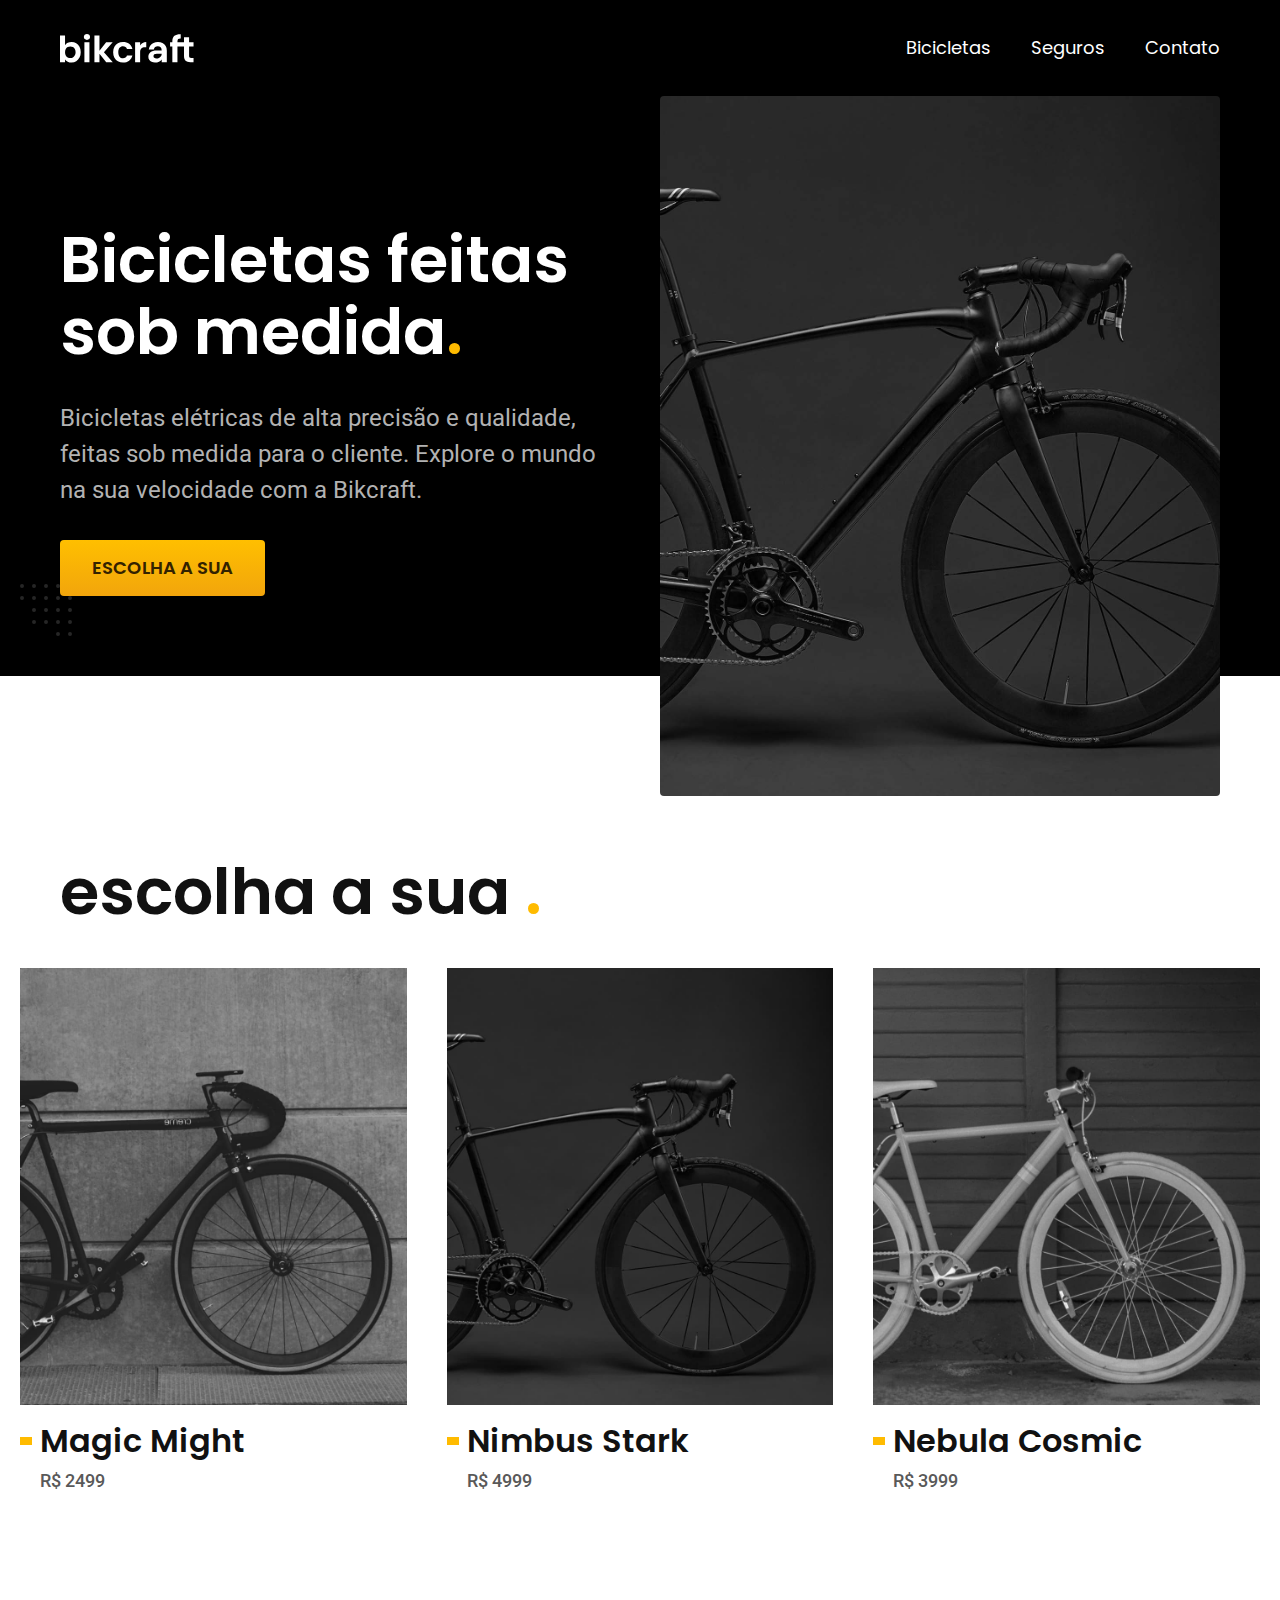
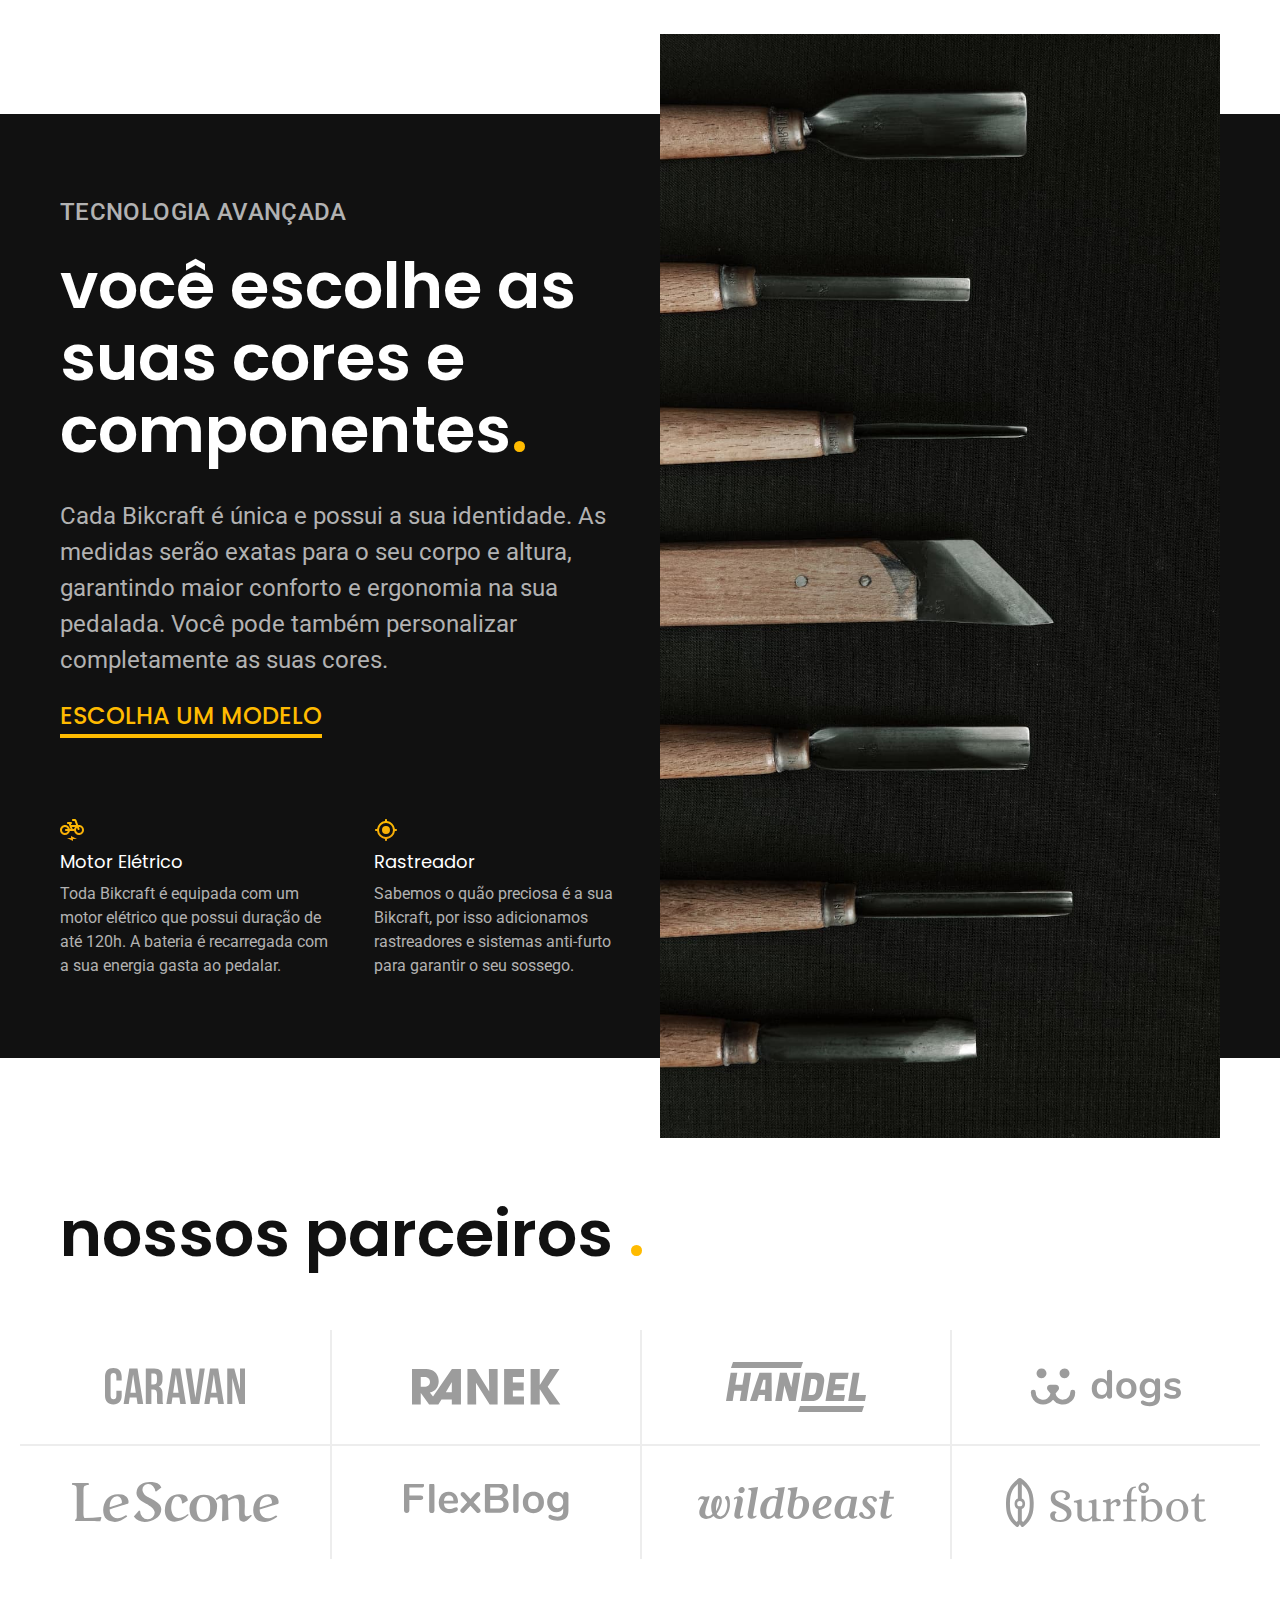
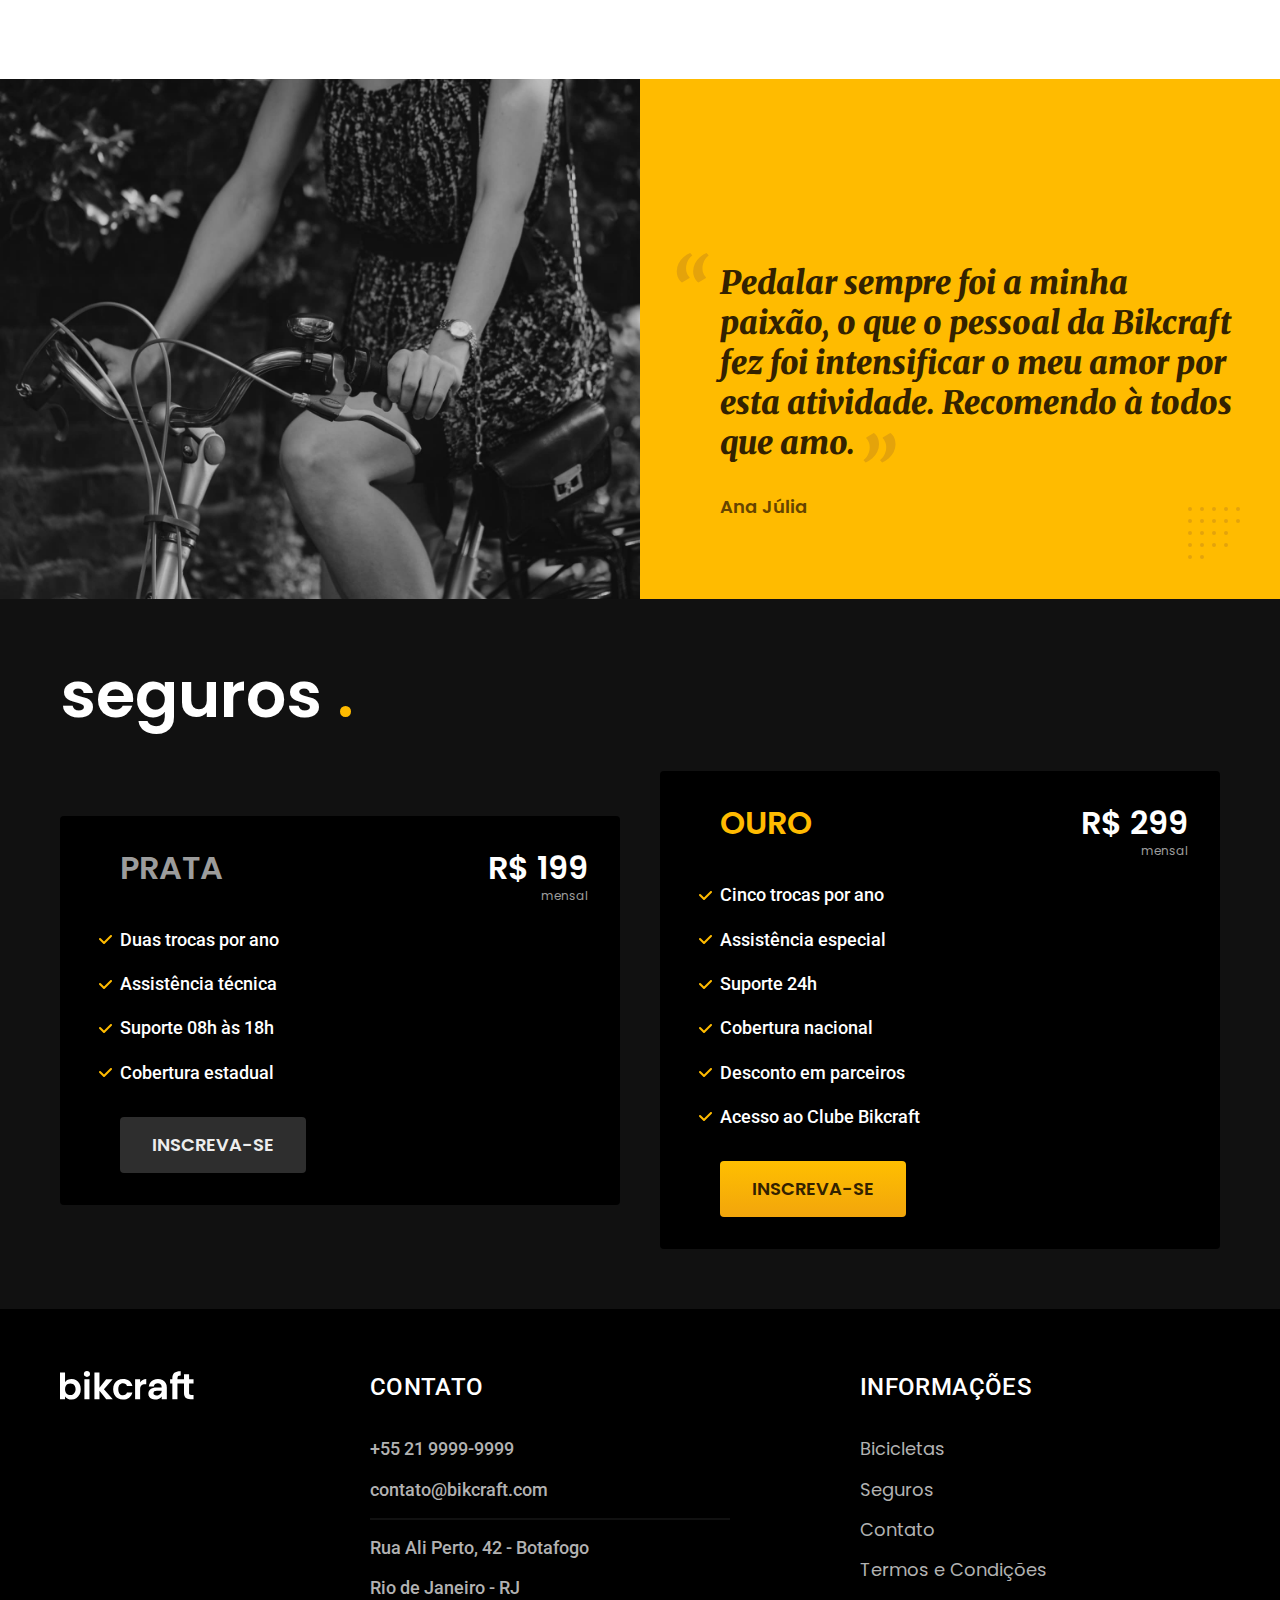
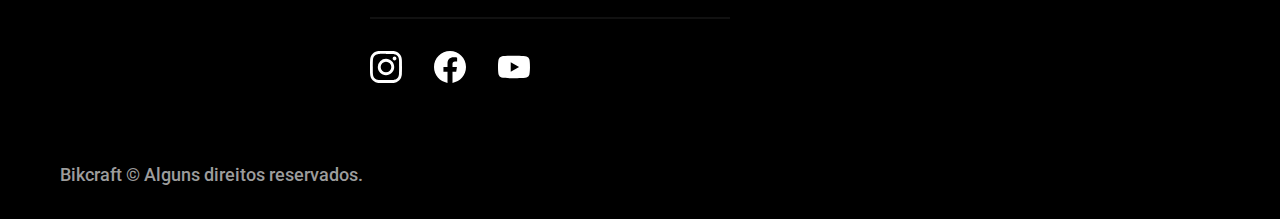
<file: index.html>
<!DOCTYPE html>
<html lang="pt-BR">
  <head>
    <meta charset="UTF-8" />

    <link rel="preconnect" href="https://fonts.googleapis.com" />
    <link rel="preconnect" href="https://fonts.gstatic.com" crossorigin />
    <link
      href="https://fonts.googleapis.com/css2?family=Merriweather:ital,wght@1,900&family=Poppins:wght@400;600&family=Roboto:wght@400;500&display=swap"
      rel="stylesheet"
    />

    <meta http-equiv="X-UA-Compatible" content="IE=edge" />
    <meta name="viewport" content="width=device-width, initial-scale=1.0" />
    <meta
      name="description"
      content="Bicicletas elétricas de alta precisão e qualidade, feitas sob medida para o cliente. Explore o mundo na sua velocidade com a Bikcraft"
    />

    <title>Bikcraft - Bicicletas Elétricas</title>

    <link rel="icon" href="./favicon.svg" type="image/x-icon" />
    <link rel="preload" href="./css/style.css" as="style" />
    <link rel="stylesheet" href="./css/style.css" />

    <script>
      document.documentElement.classList.add("js");
    </script>
  </head>
  <body>
    <header class="header-bg">
      <div class="header container">
        <a href="./">
          <img
            src="./assets/bikcraft.svg"
            width="136"
            height="32"
            alt="Bikcraft"
          />
        </a>

        <nav aria-label="primaria">
          <ul class="header-menu font-1-m cor-0">
            <li><a href="./bicicletas.html">Bicicletas</a></li>
            <li><a href="./seguros.html">Seguros</a></li>
            <li><a href="./contato.html">Contato</a></li>
          </ul>
        </nav>
      </div>
    </header>

    <main class="introducao-bg">
      <div class="introducao container">
        <div class="introducao-conteudo">
          <h1 class="font-1-xxl cor-0 fadeInDown" data-anime="200">
            Bicicletas feitas sob medida<span class="cor-p1">.</span>
          </h1>
          <p class="font-2-l cor-5 fadeInDown" data-anime="400">
            Bicicletas elétricas de alta precisão e qualidade, feitas sob medida
            para o cliente. Explore o mundo na sua velocidade com a Bikcraft.
          </p>

          <a class="botao fadeInDown" href="./bicicletas.html" data-anime="600"
            >Escolha a sua</a
          >
        </div>
        <picture class="fadeInDown" data-anime="800">
          <source
            media="(max-width: 800px)"
            srcset="./assets/bicicletas/nimbus.jpg"
          />

          <img
            src="./assets/fotos/introducao.jpg"
            width="1280"
            height="1600"
            alt="bicicleta elétrica preta"
          />
        </picture>
      </div>
    </main>

    <article class="bicicletas-listas">
      <h2 class="container font-1-xxl">
        escolha a sua <span class="cor-p1">.</span>
      </h2>

      <ul>
        <li>
          <a href="./bicicletas/magic.html">
            <img
              src="./assets/bicicletas/magic-home.jpg"
              width="920"
              height="1040"
              alt="Bicicleta preta"
            />
            <h3 class="font-1-xl">Magic Might</h3>
            <span class="font-2-m cor-8">R$ 2499</span>
          </a>
        </li>

        <li>
          <a href="./bicicletas/nimbus.html">
            <img
              src="./assets/bicicletas/nimbus-home.jpg"
              width="920"
              height="1040"
              alt="Bicicleta preta"
            />
            <h3 class="font-1-xl">Nimbus Stark</h3>
            <span class="font-2-m cor-8">R$ 4999</span>
          </a>
        </li>

        <li>
          <a href="./bicicletas/nebula.html">
            <img
              src="./assets/bicicletas/nebula-home.jpg"
              width="920"
              height="1040"
              alt="Bicicleta preta"
            />
            <h3 class="font-1-xl">Nebula Cosmic</h3>
            <span class="font-2-m cor-8">R$ 3999</span>
          </a>
        </li>
      </ul>
    </article>

    <article class="tecnologia-bg">
      <div class="tecnologia container">
        <div class="tecnologia-conteudo">
          <span class="font-2-l-b cor-5">Tecnologia avançada</span>

          <h2 class="font-1-xxl cor-0">
            você escolhe as suas cores e componentes<span class="cor-p1"
              >.</span
            >
          </h2>

          <p class="font-2-l cor-5">
            Cada Bikcraft é única e possui a sua identidade. As medidas serão
            exatas para o seu corpo e altura, garantindo maior conforto e
            ergonomia na sua pedalada. Você pode também personalizar
            completamente as suas cores.
          </p>

          <a class="link" href="./bicicletas.html">Escolha um modelo</a>

          <div class="tecnologia-vantagem">
            <div>
              <img
                src="./assets/icones/eletrica.svg"
                width="24"
                height="24"
                alt=""
              />
              <h3 class="font-1-m cor-0">Motor Elétrico</h3>
              <p class="font-2-s cor-5">
                Toda Bikcraft é equipada com um motor elétrico que possui
                duração de até 120h. A bateria é recarregada com a sua energia
                gasta ao pedalar.
              </p>
            </div>

            <div>
              <img
                src="./assets/icones/rastreador.svg"
                width="24"
                height="24"
                alt=""
              />
              <h3 class="font-1-m cor-0">Rastreador</h3>
              <p class="font-2-s cor-5">
                Sabemos o quão preciosa é a sua Bikcraft, por isso adicionamos
                rastreadores e sistemas anti-furto para garantir o seu sossego.
              </p>
            </div>
          </div>
        </div>

        <div class="tecnologia-img">
          <img
            src="./assets/fotos/tecnologia.jpg"
            width="1200"
            height="1920"
            alt=""
          />
        </div>
      </div>
    </article>

    <section class="parceiros" aria-label="Nossos parceiros">
      <h2 class="container font-1-xxl">
        nossos parceiros <span class="cor-p1">.</span>
      </h2>

      <ul>
        <li>
          <img
            src="./assets/parceiros/caravan.svg"
            width="140"
            height="38"
            alt="caravan"
          />
        </li>
        <li>
          <img
            src="./assets/parceiros/ranek.svg"
            width="149"
            height="36"
            alt="ranek"
          />
        </li>
        <li>
          <img
            src="./assets/parceiros/handel.svg"
            width="140"
            height="50"
            alt="handel"
          />
        </li>
        <li>
          <img
            src="./assets/parceiros/dogs.svg"
            width="152"
            height="39"
            alt="dogs"
          />
        </li>
        <li>
          <img
            src="./assets/parceiros/lescone.svg"
            width="208"
            height="41"
            alt="lescone"
          />
        </li>
        <li>
          <img
            src="./assets/parceiros/flexblog.svg"
            width="165"
            height="38"
            alt="flexblog"
          />
        </li>
        <li>
          <img
            src="./assets/parceiros/wildbeast.svg"
            width="196"
            height="34"
            alt="wildbeast"
          />
        </li>
        <li>
          <img
            src="./assets/parceiros/surfbot.svg"
            width="200"
            height="49"
            alt="surfbot"
          />
        </li>
      </ul>
    </section>

    <section class="depoimento" aria-label="Depoimento">
      <div>
        <img
          src="./assets/fotos/depoimento.jpg"
          width="1560"
          height="1360"
          alt="Pessoa pedalando uma bicicleta Bikcraft"
        />
      </div>

      <div class="depoimento-conteudo">
        <blockquote class="font-1-xl cor-p5">
          <p>
            Pedalar sempre foi a minha paixão, o que o pessoal da Bikcraft fez
            foi intensificar o meu amor por esta atividade. Recomendo à todos
            que amo.
          </p>
        </blockquote>
        <span class="font-1-m-b cor-p4">Ana Júlia</span>
      </div>
    </section>

    <article class="seguros-bg">
      <div class="seguros container">
        <h2 class="font-1-xxl cor-0">seguros <span class="cor-p1">.</span></h2>

        <div class="seguros-item">
          <h3 class="font-1-xl cor-6">PRATA</h3>
          <span class="font-1-xl cor-0"
            >R$ 199 <span class="font-1-xs cor-6">mensal</span></span
          >

          <ul class="font-2-m cor-0">
            <li>Duas trocas por ano</li>
            <li>Assistência técnica</li>
            <li>Suporte 08h às 18h</li>
            <li>Cobertura estadual</li>
          </ul>
          <a
            class="botao secundario"
            href="./orcamento.html?tipo=seguro&produto=prata"
            >Inscreva-se</a
          >
        </div>

        <div class="seguros-item">
          <h3 class="font-1-xl cor-p1">OURO</h3>
          <span class="font-1-xl cor-0"
            >R$ 299 <span class="font-1-xs cor-6">mensal</span></span
          >

          <ul class="font-2-m cor-0">
            <li>Cinco trocas por ano</li>
            <li>Assistência especial</li>
            <li>Suporte 24h</li>
            <li>Cobertura nacional</li>
            <li>Desconto em parceiros</li>
            <li>Acesso ao Clube Bikcraft</li>
          </ul>
          <a class="botao" href="./orcamento.html?tipo=seguro&produto=ouro"
            >Inscreva-se</a
          >
        </div>
      </div>
    </article>

    <footer class="footer-bg">
      <div class="footer container">
        <img
          src="./assets/bikcraft.svg"
          width="136"
          height="32"
          alt="Bikcraft"
        />

        <div class="footer-contato">
          <h3 class="font-2-l-b cor-0">Contato</h3>
          <ul class="font-2-m cor-5">
            <li><a href="tel:+53599999999">+55 21 9999-9999</a></li>
            <li>
              <a href="mailto:contato@bikcraft.com">contato@bikcraft.com</a>
            </li>
            <li>Rua Ali Perto, 42 - Botafogo</li>
            <li>Rio de Janeiro - RJ</li>
          </ul>

          <div class="footer-redes">
            <a href="#">
              <img
                src="./assets/redes/instagram.svg"
                width="32"
                height="32"
                alt="Instagram"
              />
            </a>

            <a href="#">
              <img
                src="./assets/redes/facebook.svg"
                width="32"
                height="32"
                alt="Facebook"
              />
            </a>

            <a href="#">
              <img
                src="./assets/redes/youtube.svg"
                width="32"
                height="32"
                alt="Youtube"
              />
            </a>
          </div>
        </div>

        <div class="footer-informacoes">
          <h3 class="font-2-l-b cor-0">Informações</h3>
          <nav>
            <ul class="font-1-m cor-5">
              <li><a href="./bicicletas.html">Bicicletas</a></li>
              <li><a href="./seguros.html">Seguros</a></li>
              <li><a href="./contato.html">Contato</a></li>
              <li><a href="./termos.html">Termos e Condições</a></li>
            </ul>
          </nav>
        </div>

        <p class="footer-copy font-2-m cor-6">
          Bikcraft © Alguns direitos reservados.
        </p>
      </div>
    </footer>

    <script src="./js/plugins/simple-anime.js"></script>
    <script src="./js/script.js"></script>
  </body>
</html>
</file>
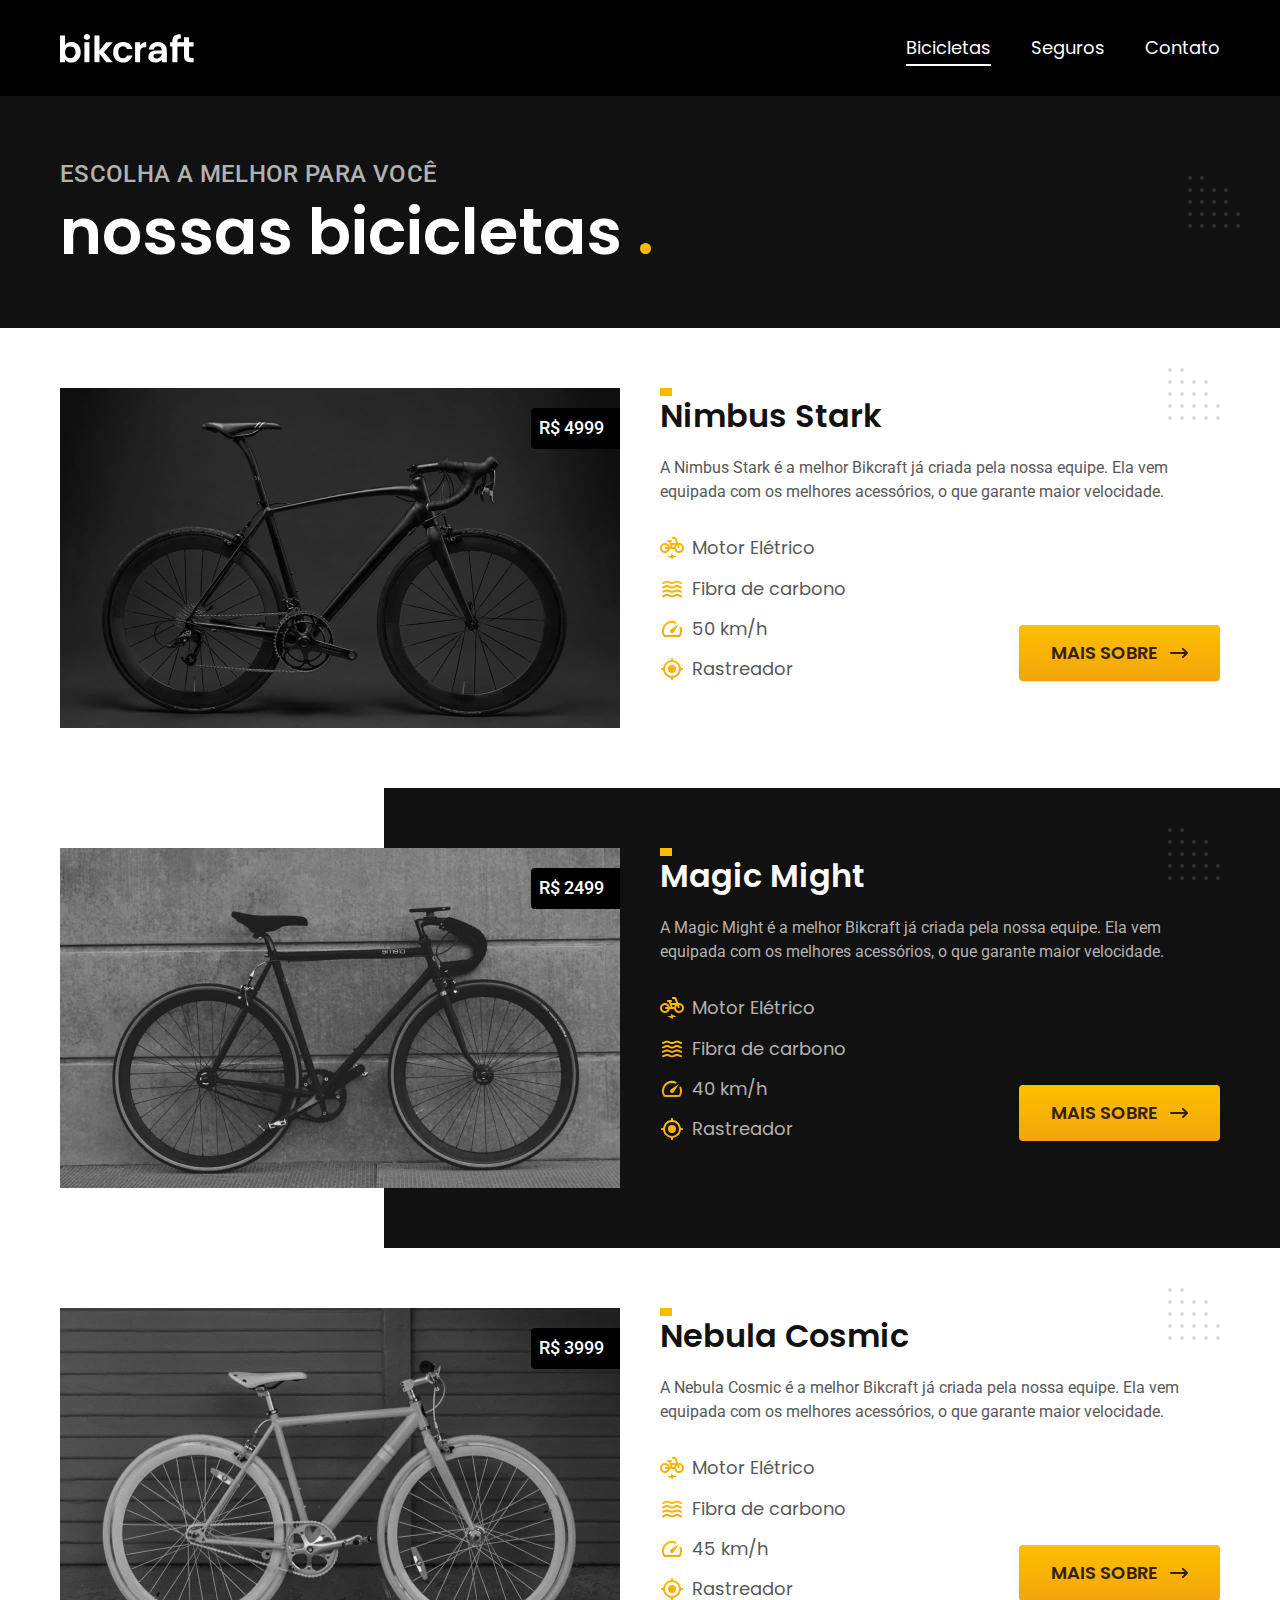
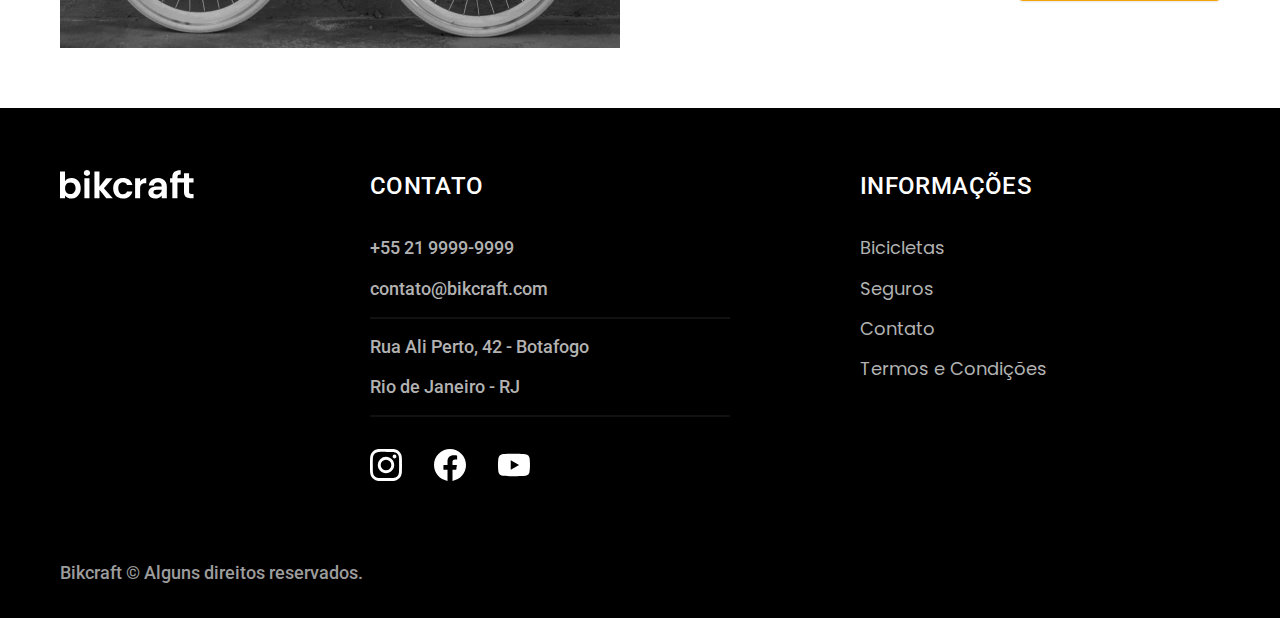
<file: bicicletas.html>
<!DOCTYPE html>
<html lang="pt-BR">
  <head>
    <meta charset="UTF-8" />

    <link rel="preconnect" href="https://fonts.googleapis.com" />
    <link rel="preconnect" href="https://fonts.gstatic.com" crossorigin />
    <link
      href="https://fonts.googleapis.com/css2?family=Merriweather:ital,wght@1,900&family=Poppins:wght@400;600&family=Roboto:wght@400;500&display=swap"
      rel="stylesheet"
    />

    <meta http-equiv="X-UA-Compatible" content="IE=edge" />
    <meta name="viewport" content="width=device-width, initial-scale=1.0" />
    <meta
      name="description"
      content="Bicicletas elétricas de alta precisão e qualidade, feitas sob medida para o cliente. Explore o mundo na sua velocidade com a Bikcraft"
    />

    <title>Bicicletas | Bikcraft</title>

    <link rel="icon" href="./favicon.svg" type="image/x-icon" />
    <link rel="preload" href="./css/style.css" as="style" />
    <link rel="stylesheet" href="./css/style.css" />
    <script>
      document.documentElement.classList.add("js");
    </script>
  </head>
  <body id="bicicletas">
    <header class="header-bg">
      <div class="header container">
        <a href="./">
          <img
            src="./assets/bikcraft.svg"
            width="136"
            height="32"
            alt="Bikcraft"
          />
        </a>

        <nav aria-label="primaria">
          <ul class="header-menu font-1-m cor-0">
            <li><a href="./bicicletas.html">Bicicletas</a></li>
            <li><a href="./seguros.html">Seguros</a></li>
            <li><a href="./contato.html">Contato</a></li>
          </ul>
        </nav>
      </div>
    </header>

    <main>
      <div class="titulo-bg">
        <div class="titulo container">
          <p class="font-2-l-b cor-5 fadeInDown" data-anime="200">
            Escolha a melhor para você
          </p>
          <h1 class="font-1-xxl cor-0 fadeInUp" data-anime="400">
            nossas bicicletas <span class="cor-p1">.</span>
          </h1>
        </div>
      </div>

      <div class="bicicletas container">
        <div class="bicicletas-img">
          <img
            src="./assets/bicicletas/nimbus.jpg"
            width="1120"
            height="680"
            alt="Bicicletas preta"
          />
          <span class="font-2-m cor-0">R$ 4999</span>
        </div>

        <div class="bicicletas-conteudo">
          <h2 class="font-1-xl">Nimbus Stark</h2>
          <p class="font-2-s cor-8">
            A Nimbus Stark é a melhor Bikcraft já criada pela nossa equipe. Ela
            vem equipada com os melhores acessórios, o que garante maior
            velocidade.
          </p>

          <ul class="font-1-m cor-8">
            <li>
              <img
                src="./assets/icones/eletrica.svg"
                width="32"
                height="32"
                alt="Icone Motor Elétrico"
              />
              Motor Elétrico
            </li>
            <li>
              <img
                src="./assets/icones/carbono.svg"
                width="32"
                height="32"
                alt="Icone Fibra de carbono"
              />
              Fibra de carbono
            </li>
            <li>
              <img
                src="./assets/icones/velocidade.svg"
                width="32"
                height="32"
                alt="Icone 50 km/h"
              />
              50 km/h
            </li>
            <li>
              <img
                src="./assets/icones/rastreador.svg"
                width="32"
                height="32"
                alt="Icone Rastreador"
              />
              Rastreador
            </li>
          </ul>

          <a class="botao seta" href="./bicicletas/nimbus.html">Mais Sobre</a>
        </div>
      </div>

      <div class="bicicletas-bg">
        <div class="bicicletas container">
          <div class="bicicletas-img">
            <img
              src="./assets/bicicletas/magic.jpg"
              width="1120"
              height="680"
              alt="Bicicletas preta"
            />
            <span class="font-2-m cor-0">R$ 2499</span>
          </div>

          <div class="bicicletas-conteudo">
            <h2 class="font-1-xl cor-0">Magic Might</h2>
            <p class="font-2-s cor-5">
              A Magic Might é a melhor Bikcraft já criada pela nossa equipe. Ela
              vem equipada com os melhores acessórios, o que garante maior
              velocidade.
            </p>

            <ul class="font-1-m cor-5">
              <li>
                <img
                  src="./assets/icones/eletrica.svg"
                  width="32"
                  height="32"
                  alt="Icone Motor Elétrico"
                />
                Motor Elétrico
              </li>
              <li>
                <img
                  src="./assets/icones/carbono.svg"
                  width="32"
                  height="32"
                  alt="Icone Fibra de carbono"
                />
                Fibra de carbono
              </li>
              <li>
                <img
                  src="./assets/icones/velocidade.svg"
                  width="32"
                  height="32"
                  alt="Icone 50 km/h"
                />
                40 km/h
              </li>
              <li>
                <img
                  src="./assets/icones/rastreador.svg"
                  width="32"
                  height="32"
                  alt="Icone Rastreador"
                />
                Rastreador
              </li>
            </ul>

            <a class="botao seta" href="./bicicletas/magic.html">Mais Sobre</a>
          </div>
        </div>
      </div>

      <div class="bicicletas container">
        <div class="bicicletas-img">
          <img
            src="./assets/bicicletas/nebula.jpg"
            width="1120"
            height="680"
            alt="Bicicletas preta"
          />
          <span class="font-2-m cor-0">R$ 3999</span>
        </div>

        <div class="bicicletas-conteudo">
          <h2 class="font-1-xl">Nebula Cosmic</h2>
          <p class="font-2-s cor-8">
            A Nebula Cosmic é a melhor Bikcraft já criada pela nossa equipe. Ela
            vem equipada com os melhores acessórios, o que garante maior
            velocidade.
          </p>

          <ul class="font-1-m cor-8">
            <li>
              <img
                src="./assets/icones/eletrica.svg"
                width="32"
                height="32"
                alt="Icone Motor Elétrico"
              />
              Motor Elétrico
            </li>
            <li>
              <img
                src="./assets/icones/carbono.svg"
                width="32"
                height="32"
                alt="Icone Fibra de carbono"
              />
              Fibra de carbono
            </li>
            <li>
              <img
                src="./assets/icones/velocidade.svg"
                width="32"
                height="32"
                alt="Icone 50 km/h"
              />
              45 km/h
            </li>
            <li>
              <img
                src="./assets/icones/rastreador.svg"
                width="32"
                height="32"
                alt="Icone Rastreador"
              />
              Rastreador
            </li>
          </ul>

          <a class="botao seta" href="./bicicletas/nebula.html">Mais Sobre</a>
        </div>
      </div>
    </main>

    <footer class="footer-bg">
      <div class="footer container">
        <img
          src="./assets/bikcraft.svg"
          width="136"
          height="32"
          alt="Bikcraft"
        />

        <div class="footer-contato">
          <h3 class="font-2-l-b cor-0">Contato</h3>
          <ul class="font-2-m cor-5">
            <li><a href="tel:+53599999999">+55 21 9999-9999</a></li>
            <li>
              <a href="mailto:contato@bikcraft.com">contato@bikcraft.com</a>
            </li>
            <li>Rua Ali Perto, 42 - Botafogo</li>
            <li>Rio de Janeiro - RJ</li>
          </ul>

          <div class="footer-redes">
            <a href="#">
              <img
                src="./assets/redes/instagram.svg"
                width="32"
                height="32"
                alt="Instagram"
              />
            </a>

            <a href="#">
              <img
                src="./assets/redes/facebook.svg"
                width="32"
                height="32"
                alt="Facebook"
              />
            </a>

            <a href="#">
              <img
                src="./assets/redes/youtube.svg"
                width="32"
                height="32"
                alt="Youtube"
              />
            </a>
          </div>
        </div>

        <div class="footer-informacoes">
          <h3 class="font-2-l-b cor-0">Informações</h3>
          <nav>
            <ul class="font-1-m cor-5">
              <li><a href="./bicicletas.html">Bicicletas</a></li>
              <li><a href="./seguros.html">Seguros</a></li>
              <li><a href="./contato.html">Contato</a></li>
              <li><a href="./termos.html">Termos e Condições</a></li>
            </ul>
          </nav>
        </div>

        <p class="footer-copy font-2-m cor-6">
          Bikcraft © Alguns direitos reservados.
        </p>
      </div>
    </footer>
    <script src="./js/plugins/simple-anime.js"></script>
    <script src="./js/script.js"></script>
  </body>
</html>
</file>
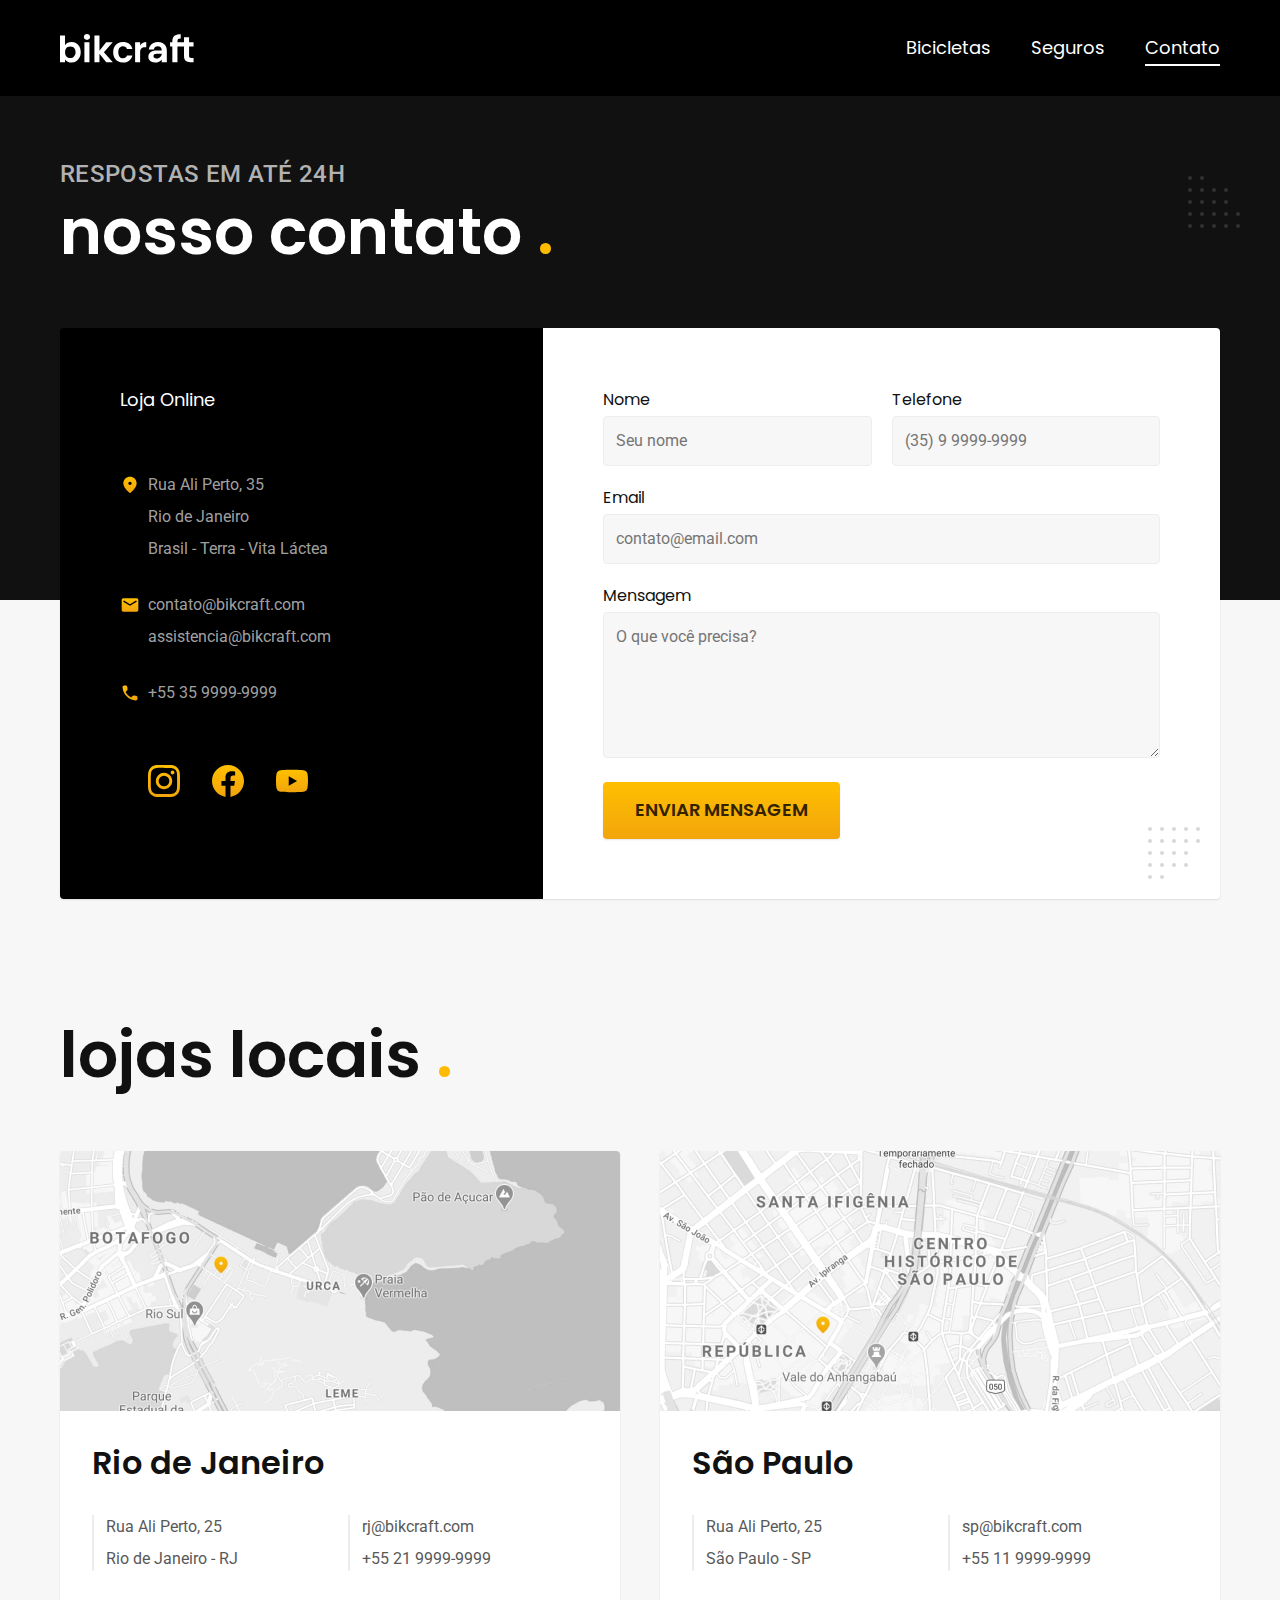
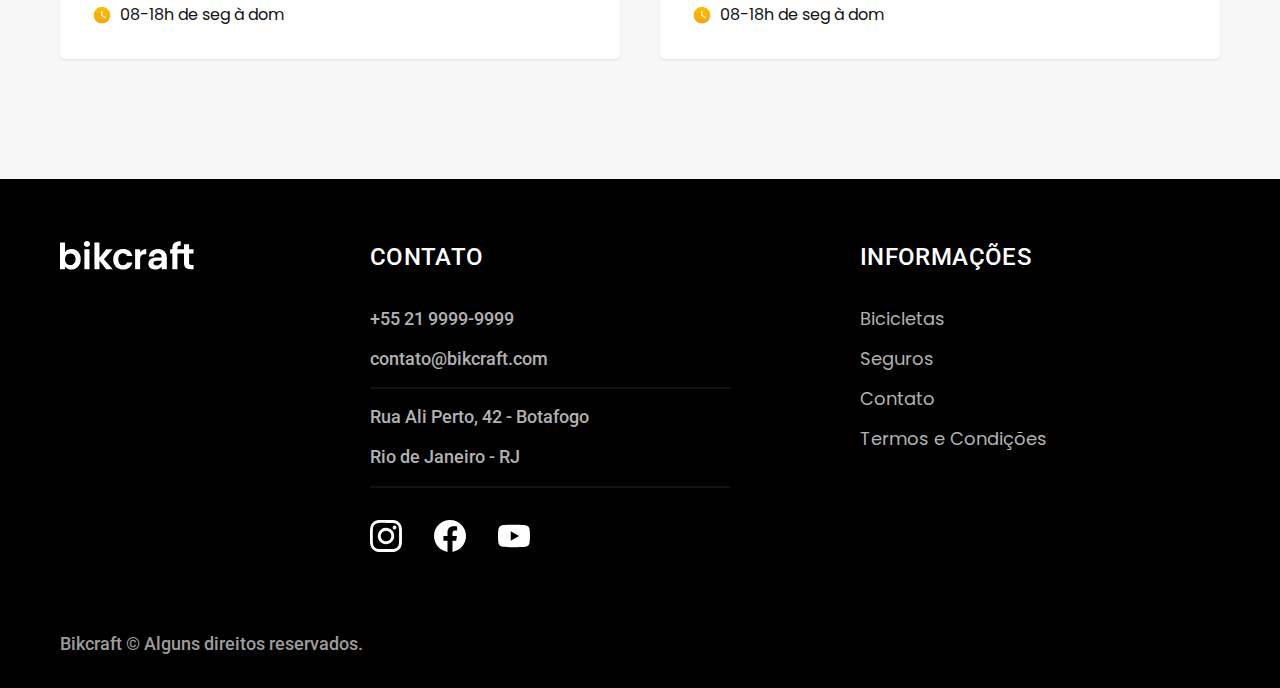
<file: contato.html>
<!DOCTYPE html>
<html lang="pt-BR">
  <head>
    <meta charset="UTF-8" />

    <link rel="preconnect" href="https://fonts.googleapis.com" />
    <link rel="preconnect" href="https://fonts.gstatic.com" crossorigin />
    <link
      href="https://fonts.googleapis.com/css2?family=Merriweather:ital,wght@1,900&family=Poppins:wght@400;600&family=Roboto:wght@400;500&display=swap"
      rel="stylesheet"
    />

    <meta http-equiv="X-UA-Compatible" content="IE=edge" />
    <meta name="viewport" content="width=device-width, initial-scale=1.0" />
    <meta
      name="description"
      content="Bicicletas elétricas de alta precisão e qualidade, feitas sob medida para o cliente. Explore o mundo na sua velocidade com a Bikcraft"
    />

    <title>Contato | Bikcraft</title>

<link rel="icon" href="./favicon.svg" type="image/x-icon" />
    <link rel="preload" href="./css/style.css" as="style" />
    <link rel="stylesheet" href="./css/style.css" />
  <script>
      document.documentElement.classList.add("js");
    </script>
  </head>
  <body id="contato">
    <header class="header-bg">
      <div class="header container">
        <a href="./">
          <img src="./assets/bikcraft.svg" width="136" height="32" alt="Bikcraft" />
        </a>

        <nav aria-label="primaria">
          <ul class="header-menu font-1-m cor-0">
            <li><a href="./bicicletas.html">Bicicletas</a></li>
            <li><a href="./seguros.html">Seguros</a></li>
            <li><a href="./contato.html">Contato</a></li>
          </ul>
        </nav>
      </div>
    </header>

    <main>
      <div class="titulo-bg">
        <div class="titulo container">
          <p class="font-2-l-b cor-5 fadeInDown" data-anime="200">Respostas em até 24h</p>
          <h1 class="font-1-xxl cor-0 fadeInUp" data-anime="200">
            nosso contato <span class="cor-p1">.</span>
          </h1>
        </div>
      </div>

      <div class="contato container">
        <section class="contato-dados" aria-label="Endereço">
          <h2 class="font-1-m cor-0">Loja Online</h2>

          <div class="contato-endereco font-2-s cor-4">
            <p>Rua Ali Perto, 35</p>
            <p>Rio de Janeiro</p>
            <p>Brasil - Terra - Vita Láctea</p>
          </div>

          <address class="contato-meios font-2-s cor-4">
            <a href="mailto:contato@bikcraft.com">contato@bikcraft.com</a>
            <a href="mailto:assistencia@bikcraft.com"
              >assistencia@bikcraft.com</a
            >
            <a href="tel:+53599999999">+55 35 9999-9999</a>
          </address>

          <div class="contato-redes">
            <a href="#">
              <img src="./assets/redes/instagram-p.svg" width="32" height="32"  alt="Instagram" />
            </a>

            <a href="#">
              <img src="./assets/redes/facebook-p.svg" width="32" height="32"  alt="Facebook" />
            </a>

            <a href="#">
              <img src="./assets/redes/youtube-p.svg" width="32" height="32" alt="Youtube" />
            </a>
          </div>
        </section>

        <section aria-label="Formulário" class="contato-formulario">
          <form class="form" action="./contato.html">
            <div>
              <label for="nome">Nome</label>
              <input type="text" name="nome" id="nome" placeholder="Seu nome" />
            </div>

            <div>
              <label for="telefone">Telefone</label>
              <input
                type="text"
                name="telefone"
                id="telefone"
                placeholder="(35) 9 9999-9999"
              />
            </div>

            <div class="col-2">
              <label for="email">Email</label>
              <input
                type="email"
                name="email"
                id="email"
                placeholder="contato@email.com"
              />
            </div>

            <div class="col-2">
              <label for="mensagem">Mensagem</label>
              <textarea
                rows="5"
                name="mensagem"
                id="mensagem"
                placeholder="O que você precisa?"
              ></textarea>
            </div>

            <button class="botao col-2">Enviar mensagem</button>
        </section>
      </div>
    </main>

    <article class="lojas container">
      <h2 class="font-1-xxl">lojas locais <span class="cor-p1">.</span></h2>

      <div class="lojas-item">
        <img src="./assets/lojas/rj.jpg" width="1120" height="520" alt="Mapa marcando endereço em rua Ali Perto, 25 - Rio de Janeiro  ">
      

        <div class="lojas-conteudo">
          <h3 class="font-1-xl">Rio de Janeiro</h3>
          <div class="lojas-dados font-2-s cor-8">
            <p>Rua Ali Perto, 25 </p>
            <p>Rio de Janeiro - RJ</p>
          </div>

          <div class="lojas-dados font-2-s cor-8">
            <a href="mailto:rj@bikcraft.com"
                  >rj@bikcraft.com</a
                >
                <a href="tel:+52199999999">+55 21 9999-9999</a>
          </div>
          <p class="lojas-tempo font-1-s"> <img src="./assets/icones/horario.svg" width="20" height="20"  alt=""> 08-18h de seg à dom</p>
        </div>
      </div>

      <div class="lojas-item">
        <img src="./assets/lojas/sp.jpg" width="1120" height="520"  alt="Mapa marcando endereço em rua Ali Perto, 25 - São Paulo  ">
      

        <div class="lojas-conteudo">
          <h3 class="font-1-xl">São Paulo</h3>

          <div class="lojas-dados font-2-s cor-8">
            <p>Rua Ali Perto, 25 </p>
            <p>São Paulo - SP</p>
          </div>

          <div class="lojas-dados font-2-s cor-8">
            <a href="mailto:sp@bikcraft.com"
                  >sp@bikcraft.com</a
                >
                <a href="tel:+51199999999">+55 11 9999-9999</a>
          </div>
          <p class="lojas-tempo font-1-s"> <img src="./assets/icones/horario.svg" width="20" height="20"  alt=""> 08-18h de seg à dom</p>
        </div>
      </div>
    </article>

    <footer class="footer-bg">
      <div class="footer container">
        <img
          src="./assets/bikcraft.svg"
          width="136"
          height="32"
          alt="Bikcraft"
        />

        <div class="footer-contato">
          <h3 class="font-2-l-b cor-0">Contato</h3>
          <ul class="font-2-m cor-5">
            <li><a href="tel:+53599999999">+55 21 9999-9999</a></li>
            <li>
              <a href="mailto:contato@bikcraft.com">contato@bikcraft.com</a>
            </li>
            <li>Rua Ali Perto, 42 - Botafogo</li>
            <li>Rio de Janeiro - RJ</li>
          </ul>

          <div class="footer-redes">
            <a href="#">
              <img
                src="./assets/redes/instagram.svg"
                width="32"
                height="32"
                alt="Instagram"
              />
            </a>

            <a href="#">
              <img
                src="./assets/redes/facebook.svg"
                width="32"
                height="32"
                alt="Facebook"
              />
            </a>

            <a href="#">
              <img
                src="./assets/redes/youtube.svg"
                width="32"
                height="32"
                alt="Youtube"
              />
            </a>
          </div>
        </div>

        <div class="footer-informacoes">
          <h3 class="font-2-l-b cor-0">Informações</h3>
          <nav>
            <ul class="font-1-m cor-5">
              <li><a href="./bicicletas.html">Bicicletas</a></li>
              <li><a href="./seguros.html">Seguros</a></li>
              <li><a href="./contato.html">Contato</a></li>
              <li><a href="./termos.html">Termos e Condições</a></li>
            </ul>
          </nav>
        </div>

        <p class="footer-copy font-2-m cor-6">
          Bikcraft © Alguns direitos reservados.
        </p>
      </div>
    </footer>
  <script src="./js/plugins/simple-anime.js"></script>
  <script src="./js/script.js"></script>
  </body>
</html>
</file>
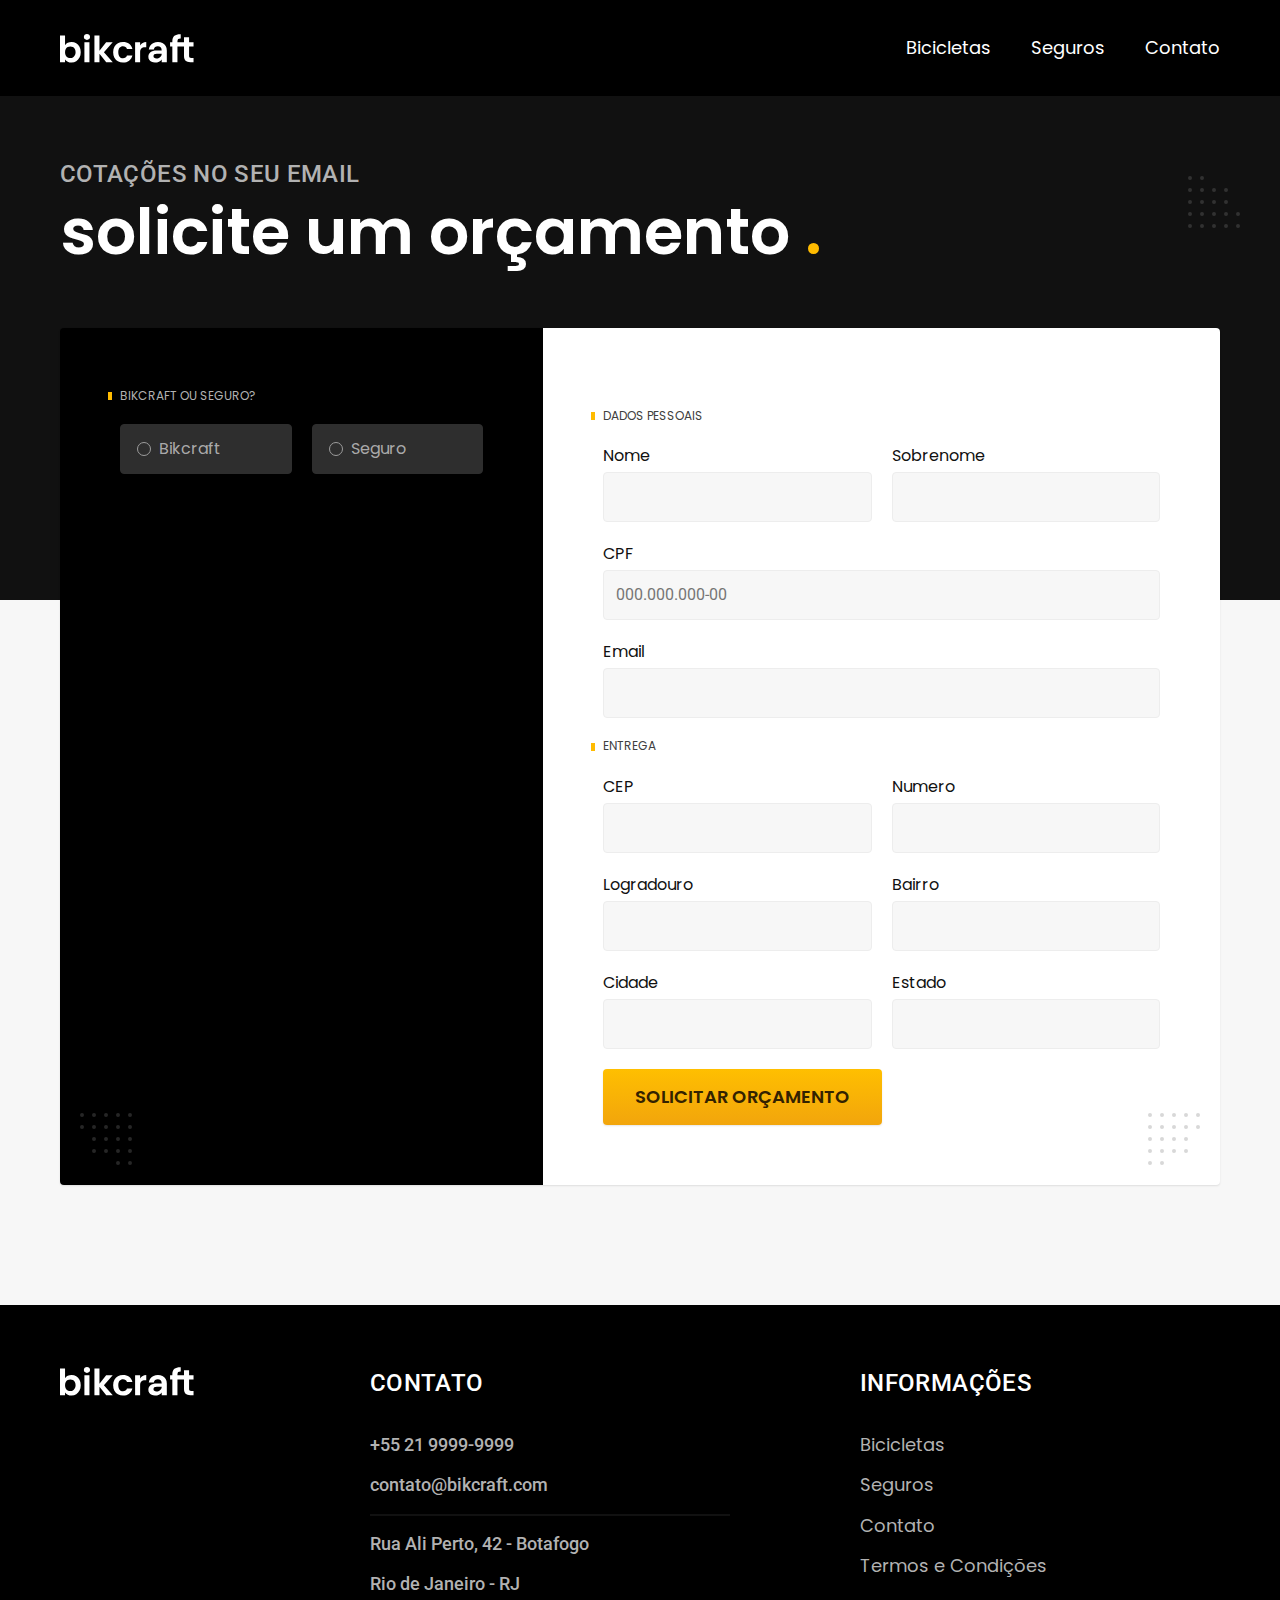
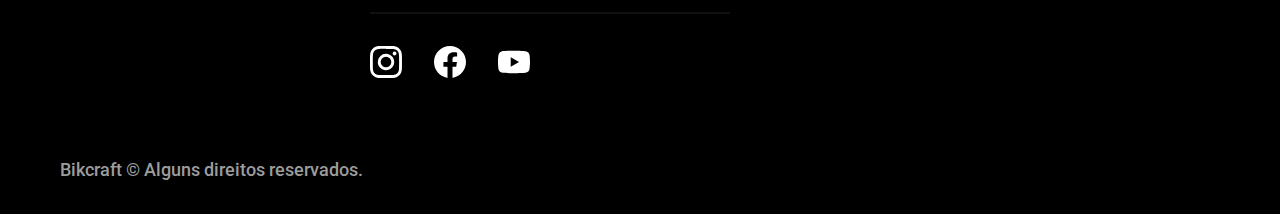
<file: orcamento.html>
<!DOCTYPE html>
<html lang="pt-BR">
  <head>
    <meta charset="UTF-8" />

    <link rel="preconnect" href="https://fonts.googleapis.com" />
    <link rel="preconnect" href="https://fonts.gstatic.com" crossorigin />
    <link
      href="https://fonts.googleapis.com/css2?family=Merriweather:ital,wght@1,900&family=Poppins:wght@400;600&family=Roboto:wght@400;500&display=swap"
      rel="stylesheet"
    />

    <meta http-equiv="X-UA-Compatible" content="IE=edge" />
    <meta name="viewport" content="width=device-width, initial-scale=1.0" />
    <meta
      name="description"
      content="Bicicletas elétricas de alta precisão e qualidade, feitas sob medida para o cliente. Explore o mundo na sua velocidade com a Bikcraft"
    />

    <title>Orçamento | Bikcraft</title>

    <link rel="icon" href="./favicon.svg" type="image/x-icon" />
    <link rel="preload" href="./css/style.css" as="style" />
    <link rel="stylesheet" href="./css/style.css" />
    <script>
      document.documentElement.classList.add("js");
    </script>
  </head>
  <body id="orcamento">
    <header class="header-bg">
      <div class="header container">
        <a href="./">
          <img
            src="./assets/bikcraft.svg"
            width="136"
            height="32"
            alt="Bikcraft"
          />
        </a>

        <nav aria-label="primaria">
          <ul class="header-menu font-1-m cor-0">
            <li><a href="./bicicletas.html">Bicicletas</a></li>
            <li><a href="./seguros.html">Seguros</a></li>
            <li><a href="./contato.html">Contato</a></li>
          </ul>
        </nav>
      </div>
    </header>

    <main>
      <div class="titulo-bg">
        <div class="titulo container">
          <p class="font-2-l-b cor-5">COTAÇÕES NO SEU EMAIL</p>
          <h1 class="font-1-xxl cor-0">
            solicite um orçamento <span class="cor-p1">.</span>
          </h1>
        </div>
      </div>

      <form class="orcamento container" action="./orcamento.html">
        <div class="orcamento-produto">
          <h2 class="font-1-xs cor-5">bikcraft ou Seguro?</h2>

          <input type="radio" name="tipo" value="bikcraft" id="bikcraft" />
          <label for="bikcraft">Bikcraft</label>

          <input type="radio" name="tipo" value="seguro" id="seguro" />
          <label for="seguro">Seguro</label>

          <div class="orcamento-conteudo" id="orcamento-bikcraft">
            <h2 class="font-1-xs cor-5">Escolha a sua</h2>

            <input type="radio" name="produto" value="nimbus" id="nimbus" />
            <label for="nimbus">Nimbus Stark <span>R$ 4999</span></label>
            <div class="orcamento-detalhes">
              <ul class="font-1-xs cor-8">
                <li>
                  <img
                    src="./assets/icones/eletrica.svg"
                    width="32"
                    height="32"
                    alt="Motor elétrico"
                  />
                  Motor elétrico
                </li>

                <li>
                  <img
                    src="./assets/icones/carbono.svg"
                    width="32"
                    height="32"
                    alt="Fibra de Carbono"
                  />
                  Fibra de Carbono
                </li>

                <li>
                  <img
                    src="./assets/icones/velocidade.svg"
                    width="32"
                    height="32"
                    alt="50 km/h"
                  />
                  50 km/h
                </li>

                <li>
                  <img
                    src="./assets/icones/rastreador.svg"
                    width="32"
                    height="32"
                    alt="Rastreador"
                  />
                  Rastreador
                </li>
              </ul>
              <img
                src="./assets/bicicletas/nimbus.jpg"
                width="1120"
                height="680"
                alt="Bicicleta preta"
              />
            </div>

            <input type="radio" name="produto" value="magic" id="magic" />
            <label for="magic">Magic Might <span>R$ 2499</span></label>
            <div class="orcamento-detalhes">
              <ul class="font-1-xs cor-8">
                <li>
                  <img
                    src="./assets/icones/eletrica.svg"
                    width="32"
                    height="32"
                    alt="Motor elétrico"
                  />
                  Motor elétrico
                </li>

                <li>
                  <img
                    src="./assets/icones/carbono.svg"
                    width="32"
                    height="32"
                    alt="Fibra de Carbono"
                  />
                  Fibra de Carbono
                </li>

                <li>
                  <img
                    src="./assets/icones/velocidade.svg"
                    width="32"
                    height="32"
                    alt="45 km/h"
                  />
                  45 km/h
                </li>

                <li>
                  <img
                    src="./assets/icones/rastreador.svg"
                    width="32"
                    height="32"
                    alt="Rastreador"
                  />
                  Rastreador
                </li>
              </ul>
              <img
                src="./assets/bicicletas/magic.jpg"
                width="1120"
                height="680"
                alt="Bicicleta preta"
              />
            </div>

            <input type="radio" name="produto" value="nebula" id="nebula" />
            <label for="nebula">Nebula Cosmic <span>R$ 3999</span></label>
            <div class="orcamento-detalhes">
              <ul class="font-1-xs cor-8">
                <li>
                  <img
                    src="./assets/icones/eletrica.svg"
                    width="32"
                    height="32"
                    alt="Motor elétrico"
                  />
                  Motor elétrico
                </li>

                <li>
                  <img
                    src="./assets/icones/carbono.svg"
                    width="32"
                    height="32"
                    alt="Fibra de Carbono"
                  />
                  Fibra de Carbono
                </li>

                <li>
                  <img
                    src="./assets/icones/velocidade.svg"
                    width="32"
                    height="32"
                    alt="40 km/h"
                  />
                  40 km/h
                </li>

                <li>
                  <img
                    src="./assets/icones/rastreador.svg"
                    width="32"
                    height="32"
                    alt="Rastreador"
                  />
                  Rastreador
                </li>
              </ul>
              <img
                src="./assets/bicicletas/nebula.jpg"
                width="1120"
                height="680"
                alt="Bicicleta branca"
              />
            </div>
          </div>

          <div class="orcamento-conteudo" id="orcamento-seguro">
            <h2 class="font-1-xs cor-5">Escolha o plano</h2>

            <input type="radio" name="produto" value="prata" id="prata" />
            <label for="prata">Prata <span>R$ 199</span></label>

            <input type="radio" name="produto" value="ouro" id="ouro" />
            <label for="ouro">Ouro <span>R$ 299</span></label>
          </div>
        </div>

        <div class="orcamento-dados form">
          <h2 class="font-1-xs cor-9 col-2">dados pessoais</h2>

          <div>
            <label for="nome">Nome</label>
            <input type="text" name="nome" id="nome" />
          </div>

          <div>
            <label for="sobrenome">Sobrenome</label>
            <input type="text" name="sobrenome" id="sobrenome" />
          </div>

          <div class="col-2">
            <label for="cpf">CPF</label>
            <input
              type="text"
              name="cpf"
              id="cpf"
              placeholder="000.000.000-00"
            />
          </div>

          <div class="col-2">
            <label for="email">Email</label>
            <input type="email" name="email" id="email" />
          </div>

          <h2 class="font-1-xs cor-9 col-2">entrega</h2>

          <div>
            <label for="cep">CEP</label>
            <input type="text" name="cep" id="cep" />
          </div>

          <div>
            <label for="numero">Numero</label>
            <input type="text" name="numero" id="numero" />
          </div>

          <div>
            <label for="logradouro">Logradouro</label>
            <input type="text" name="logradouro" id="logradouro" />
          </div>

          <div>
            <label for="bairro">Bairro</label>
            <input type="text" name="bairro" id="bairro" />
          </div>

          <div>
            <label for="cidade">Cidade</label>
            <input type="text" name="cidade" id="cidade" />
          </div>

          <div>
            <label for="estado">Estado</label>
            <input type="text" name="estado" id="estado" />
          </div>

          <button class="botao col-2">Solicitar Orçamento</button>
        </div>
      </form>
    </main>

    <footer class="footer-bg">
      <div class="footer container">
        <img
          src="./assets/bikcraft.svg"
          width="136"
          height="32"
          alt="Bikcraft"
        />

        <div class="footer-contato">
          <h3 class="font-2-l-b cor-0">Contato</h3>
          <ul class="font-2-m cor-5">
            <li><a href="tel:+53599999999">+55 21 9999-9999</a></li>
            <li>
              <a href="mailto:contato@bikcraft.com">contato@bikcraft.com</a>
            </li>
            <li>Rua Ali Perto, 42 - Botafogo</li>
            <li>Rio de Janeiro - RJ</li>
          </ul>

          <div class="footer-redes">
            <a href="#">
              <img
                src="./assets/redes/instagram.svg"
                width="32"
                height="32"
                alt="Instagram"
              />
            </a>

            <a href="#">
              <img
                src="./assets/redes/facebook.svg"
                width="32"
                height="32"
                alt="Facebook"
              />
            </a>

            <a href="#">
              <img
                src="./assets/redes/youtube.svg"
                width="32"
                height="32"
                alt="Youtube"
              />
            </a>
          </div>
        </div>

        <div class="footer-informacoes">
          <h3 class="font-2-l-b cor-0">Informações</h3>
          <nav>
            <ul class="font-1-m cor-5">
              <li><a href="./bicicletas.html">Bicicletas</a></li>
              <li><a href="./seguros.html">Seguros</a></li>
              <li><a href="./contato.html">Contato</a></li>
              <li><a href="./termos.html">Termos e Condições</a></li>
            </ul>
          </nav>
        </div>

        <p class="footer-copy font-2-m cor-6">
          Bikcraft © Alguns direitos reservados.
        </p>
      </div>
    </footer>
    <script src="./js/script.js"></script>
  </body>
</html>
</file>
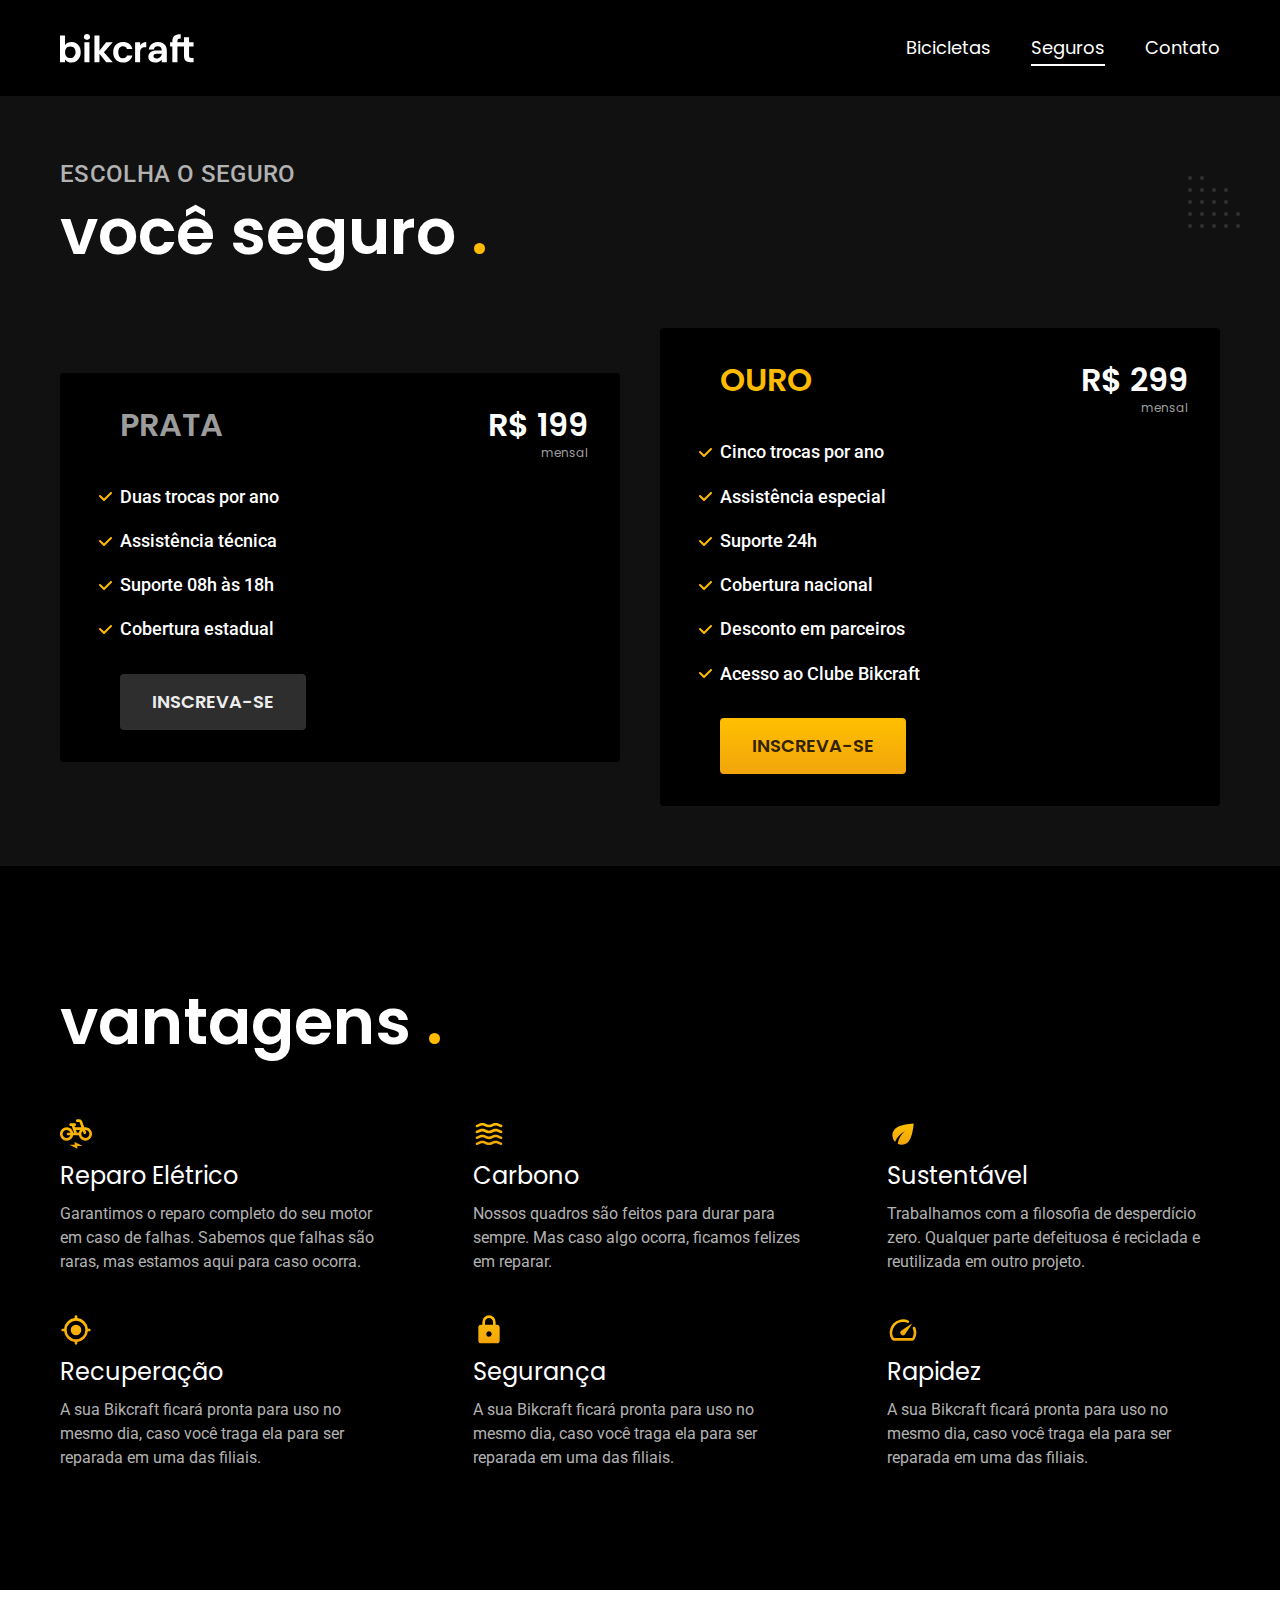
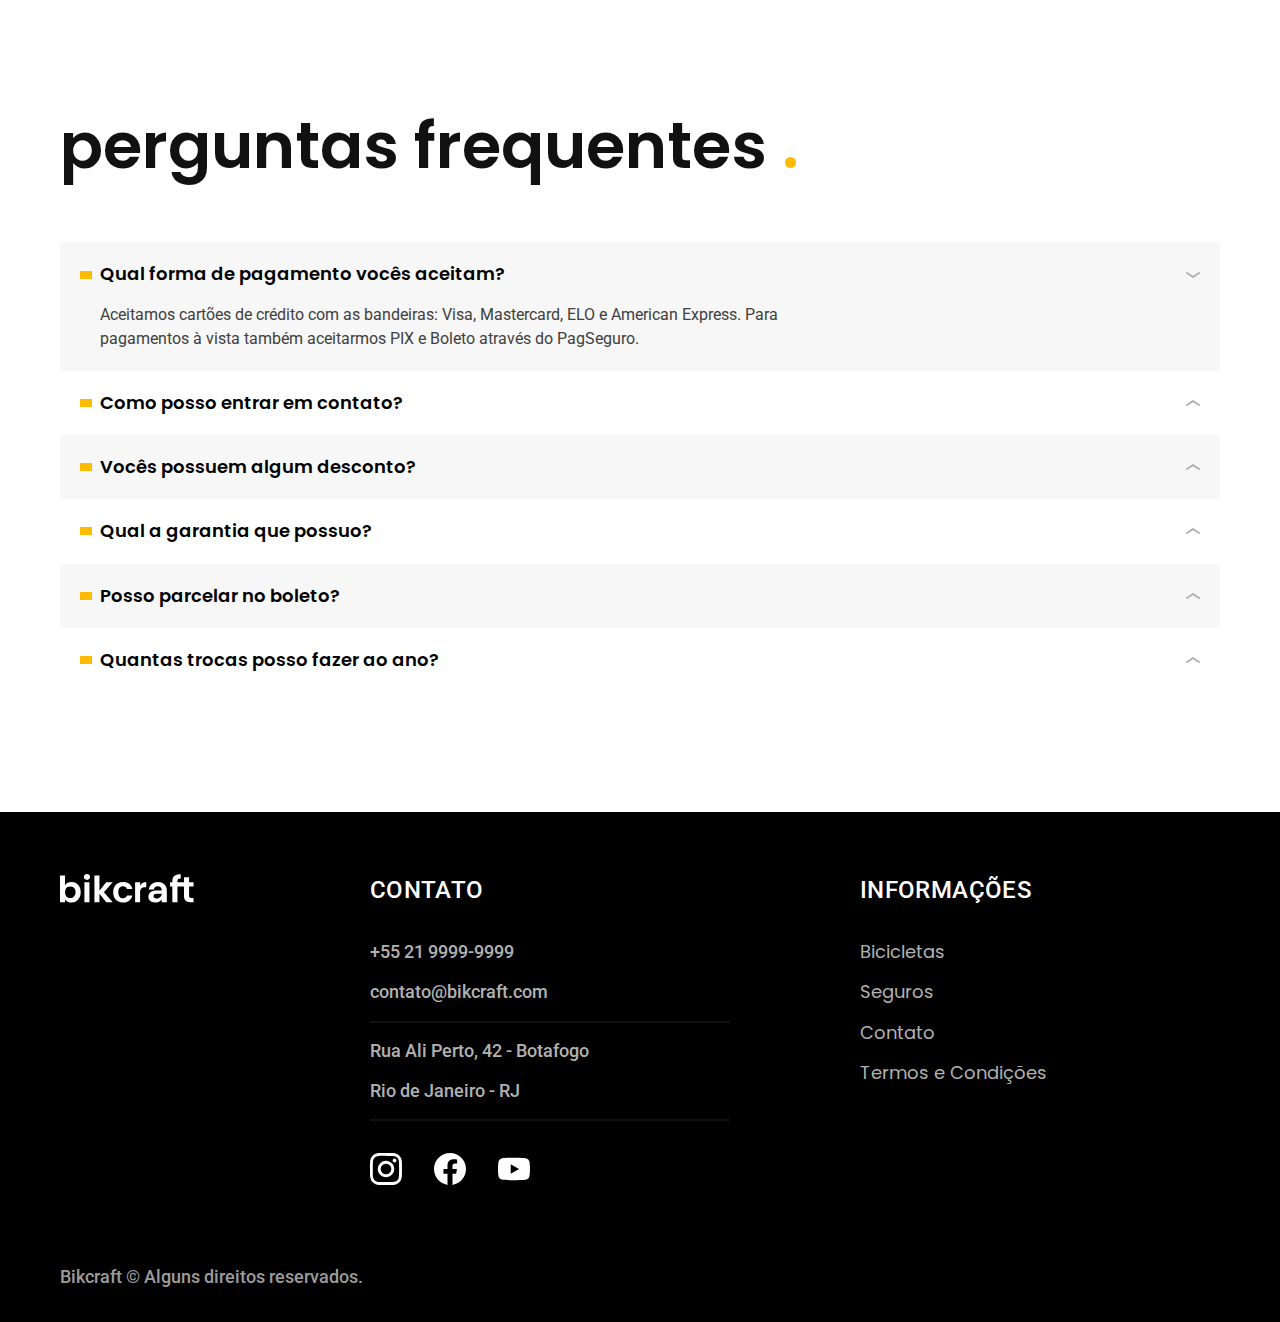
<file: seguros.html>
<!DOCTYPE html>
<html lang="pt-BR">
  <head>
    <meta charset="UTF-8" />

    <link rel="preconnect" href="https://fonts.googleapis.com" />
    <link rel="preconnect" href="https://fonts.gstatic.com" crossorigin />
    <link
      href="https://fonts.googleapis.com/css2?family=Merriweather:ital,wght@1,900&family=Poppins:wght@400;600&family=Roboto:wght@400;500&display=swap"
      rel="stylesheet"
    />

    <meta http-equiv="X-UA-Compatible" content="IE=edge" />
    <meta name="viewport" content="width=device-width, initial-scale=1.0" />
    <meta
      name="description"
      content="Bicicletas elétricas de alta precisão e qualidade, feitas sob medida para o cliente. Explore o mundo na sua velocidade com a Bikcraft"
    />

    <title>Seguros | Bikcraft</title>

    <link rel="icon" href="./favicon.svg" type="image/x-icon" />
    <link rel="preload" href="./css/style.css" as="style" />
    <link rel="stylesheet" href="./css/style.css" />
    <script>
      document.documentElement.classList.add("js");
    </script>
  </head>
  <body id="seguros">
    <header class="header-bg">
      <div class="header container">
        <a href="./">
          <img
            src="./assets/bikcraft.svg"
            width="136"
            height="32"
            alt="Bikcraft"
          />
        </a>

        <nav aria-label="primaria">
          <ul class="header-menu font-1-m cor-0">
            <li><a href="./bicicletas.html">Bicicletas</a></li>
            <li><a href="./seguros.html">Seguros</a></li>
            <li><a href="./contato.html">Contato</a></li>
          </ul>
        </nav>
      </div>
    </header>

    <main class="seguros-bg">
      <div class="titulo-bg">
        <div class="titulo container">
          <p class="font-2-l-b cor-5">Escolha o seguro</p>
          <h1 class="font-1-xxl cor-0">
            você seguro <span class="cor-p1">.</span>
          </h1>
        </div>
      </div>

      <div class="seguros container">
        <div class="seguros-item fadeInLeft" data-anime="200">
          <h3 class="font-1-xl cor-6">PRATA</h3>
          <span class="font-1-xl cor-0"
            >R$ 199 <span class="font-1-xs cor-6">mensal</span></span
          >

          <ul class="font-2-m cor-0">
            <li>Duas trocas por ano</li>
            <li>Assistência técnica</li>
            <li>Suporte 08h às 18h</li>
            <li>Cobertura estadual</li>
          </ul>
          <a
            class="botao secundario"
            href="./orcamento.html?tipo=seguro&produto=prata"
            >Inscreva-se</a
          >
        </div>

        <div class="seguros-item fadeInRight" data-anime="400">
          <h3 class="font-1-xl cor-p1">OURO</h3>
          <span class="font-1-xl cor-0"
            >R$ 299 <span class="font-1-xs cor-6">mensal</span></span
          >

          <ul class="font-2-m cor-0">
            <li>Cinco trocas por ano</li>
            <li>Assistência especial</li>
            <li>Suporte 24h</li>
            <li>Cobertura nacional</li>
            <li>Desconto em parceiros</li>
            <li>Acesso ao Clube Bikcraft</li>
          </ul>
          <a class="botao" href="./orcamento.html?tipo=seguro&produto=ouro"
            >Inscreva-se</a
          >
        </div>
      </div>
    </main>

    <article>
      <div class="vantagens-bg">
        <div class="vantagens container">
          <h2 class="font-1-xxl cor-0">
            vantagens <span class="cor-p1">.</span>
          </h2>

          <ul>
            <li>
              <img
                src="./assets/icones/eletrica.svg"
                width="32"
                height="32"
                alt=""
              />
              <h3 class="font-1-l cor-0">Reparo Elétrico</h3>
              <p class="font-2-s cor-5">
                Garantimos o reparo completo do seu motor em caso de falhas.
                Sabemos que falhas são raras, mas estamos aqui para caso ocorra.
              </p>
            </li>

            <li>
              <img
                src="./assets/icones/carbono.svg"
                width="32"
                height="32"
                alt=""
              />
              <h3 class="font-1-l cor-0">Carbono</h3>
              <p class="font-2-s cor-5">
                Nossos quadros são feitos para durar para sempre. Mas caso algo
                ocorra, ficamos felizes em reparar.
              </p>
            </li>

            <li>
              <img
                src="./assets/icones/sustentavel.svg"
                width="32"
                height="32"
                alt=""
              />
              <h3 class="font-1-l cor-0">Sustentável</h3>
              <p class="font-2-s cor-5">
                Trabalhamos com a filosofia de desperdício zero. Qualquer parte
                defeituosa é reciclada e reutilizada em outro projeto.
              </p>
            </li>

            <li>
              <img
                src="./assets/icones/rastreador.svg"
                width="32"
                height="32"
                alt=""
              />
              <h3 class="font-1-l cor-0">Recuperação</h3>
              <p class="font-2-s cor-5">
                A sua Bikcraft ficará pronta para uso no mesmo dia, caso você
                traga ela para ser reparada em uma das filiais.
              </p>
            </li>

            <li>
              <img
                src="./assets/icones/seguro.svg"
                width="32"
                height="32"
                alt=""
              />
              <h3 class="font-1-l cor-0">Segurança</h3>
              <p class="font-2-s cor-5">
                A sua Bikcraft ficará pronta para uso no mesmo dia, caso você
                traga ela para ser reparada em uma das filiais.
              </p>
            </li>

            <li>
              <img
                src="./assets/icones/velocidade.svg"
                width="32"
                height="32"
                alt=""
              />
              <h3 class="font-1-l cor-0">Rapidez</h3>
              <p class="font-2-s cor-5">
                A sua Bikcraft ficará pronta para uso no mesmo dia, caso você
                traga ela para ser reparada em uma das filiais.
              </p>
            </li>
          </ul>
        </div>
      </div>
    </article>

    <article class="perguntas container">
      <h2 class="font-1-xxl">
        perguntas frequentes <span class="cor-p1">.</span>
      </h2>

      <dl>
        <div>
          <dt>
            <button
              class="font-1-m-b"
              aria-controls="pergunta1"
              aria-expanded="true"
            >
              Qual forma de pagamento vocês aceitam?
            </button>
          </dt>
          <dd class="font-2-s cor-9 ativa" id="pergunta1">
            Aceitamos cartões de crédito com as bandeiras: Visa, Mastercard, ELO
            e American Express. Para pagamentos à vista também aceitarmos PIX e
            Boleto através do PagSeguro.
          </dd>
        </div>

        <div>
          <dt>
            <button
              class="font-1-m-b"
              aria-controls="pergunta2"
              aria-expanded="false"
            >
              Como posso entrar em contato?
            </button>
          </dt>
          <dd class="font-2-s cor-9" id="pergunta2">
            Aceitamos cartões de crédito com as bandeiras: Visa, Mastercard, ELO
            e American Express. Para pagamentos à vista também aceitarmos PIX e
            Boleto através do PagSeguro.
          </dd>
        </div>

        <div>
          <dt>
            <button
              class="font-1-m-b"
              aria-controls="pergunta2"
              aria-expanded="false"
            >
              Vocês possuem algum desconto?
            </button>
          </dt>
          <dd class="font-2-s cor-9" id="pergunta2">
            Aceitamos cartões de crédito com as bandeiras: Visa, Mastercard, ELO
            e American Express. Para pagamentos à vista também aceitarmos PIX e
            Boleto através do PagSeguro.
          </dd>
        </div>

        <div>
          <dt>
            <button
              class="font-1-m-b"
              aria-controls="pergunta3"
              aria-expanded="false"
            >
              Qual a garantia que possuo?
            </button>
          </dt>
          <dd class="font-2-s cor-9" id="pergunta3">
            Aceitamos cartões de crédito com as bandeiras: Visa, Mastercard, ELO
            e American Express. Para pagamentos à vista também aceitarmos PIX e
            Boleto através do PagSeguro.
          </dd>
        </div>

        <div>
          <dt>
            <button
              class="font-1-m-b"
              aria-controls="pergunta4"
              aria-expanded="false"
            >
              Posso parcelar no boleto?
            </button>
          </dt>
          <dd class="font-2-s cor-9" id="pergunta4">
            Aceitamos cartões de crédito com as bandeiras: Visa, Mastercard, ELO
            e American Express. Para pagamentos à vista também aceitarmos PIX e
            Boleto através do PagSeguro.
          </dd>
        </div>

        <div>
          <dt>
            <button
              class="font-1-m-b"
              aria-controls="pergunta5"
              aria-expanded="false"
            >
              Quantas trocas posso fazer ao ano?
            </button>
          </dt>
          <dd class="font-2-s cor-9" id="pergunta5">
            Aceitamos cartões de crédito com as bandeiras: Visa, Mastercard, ELO
            e American Express. Para pagamentos à vista também aceitarmos PIX e
            Boleto através do PagSeguro.
          </dd>
        </div>
      </dl>
    </article>

    <footer class="footer-bg">
      <div class="footer container">
        <img
          src="./assets/bikcraft.svg"
          width="136"
          height="32"
          alt="Bikcraft"
        />

        <div class="footer-contato">
          <h3 class="font-2-l-b cor-0">Contato</h3>
          <ul class="font-2-m cor-5">
            <li><a href="tel:+53599999999">+55 21 9999-9999</a></li>
            <li>
              <a href="mailto:contato@bikcraft.com">contato@bikcraft.com</a>
            </li>
            <li>Rua Ali Perto, 42 - Botafogo</li>
            <li>Rio de Janeiro - RJ</li>
          </ul>

          <div class="footer-redes">
            <a href="#">
              <img
                src="./assets/redes/instagram.svg"
                width="32"
                height="32"
                alt="Instagram"
              />
            </a>

            <a href="#">
              <img
                src="./assets/redes/facebook.svg"
                width="32"
                height="32"
                alt="Facebook"
              />
            </a>

            <a href="#">
              <img
                src="./assets/redes/youtube.svg"
                width="32"
                height="32"
                alt="Youtube"
              />
            </a>
          </div>
        </div>

        <div class="footer-informacoes">
          <h3 class="font-2-l-b cor-0">Informações</h3>
          <nav>
            <ul class="font-1-m cor-5">
              <li><a href="./bicicletas.html">Bicicletas</a></li>
              <li><a href="./seguros.html">Seguros</a></li>
              <li><a href="./contato.html">Contato</a></li>
              <li><a href="./termos.html">Termos e Condições</a></li>
            </ul>
          </nav>
        </div>

        <p class="footer-copy font-2-m cor-6">
          Bikcraft © Alguns direitos reservados.
        </p>
      </div>
    </footer>
    <script src="./js/plugins/simple-anime.js"></script>
    <script src="./js/script.js"></script>
  </body>
</html>
</file>
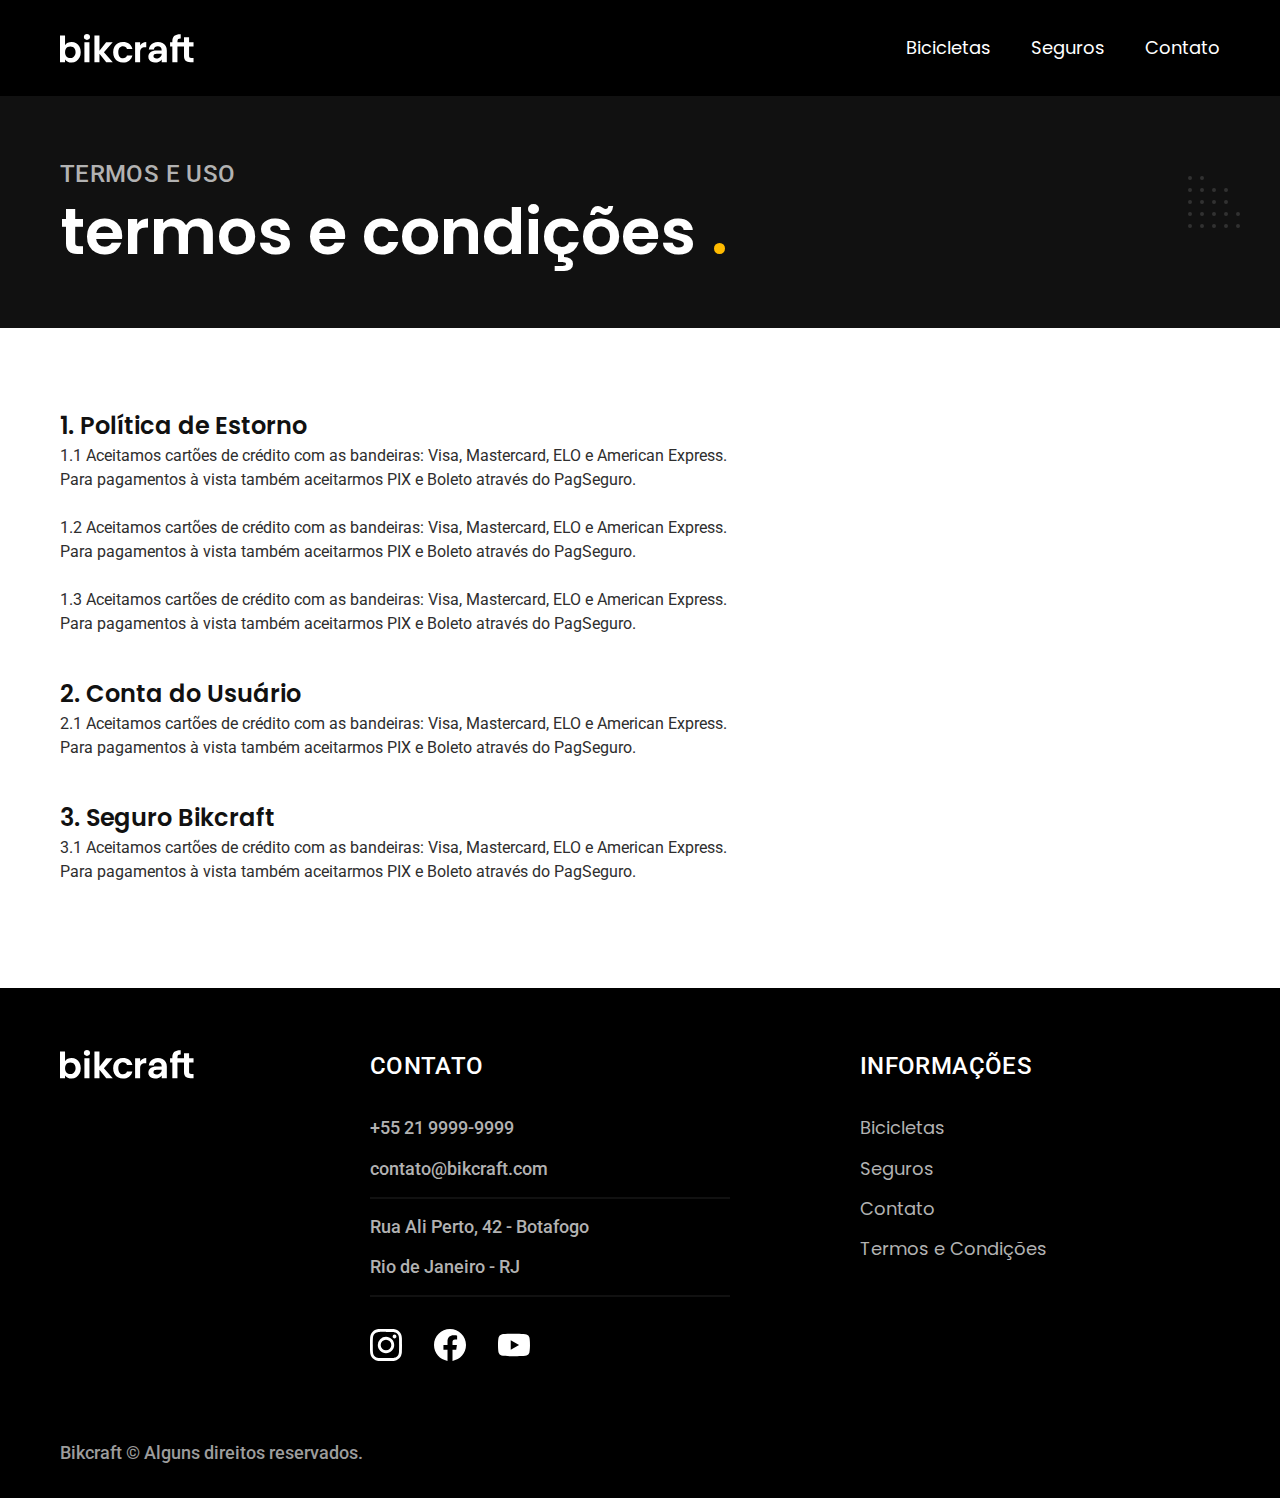
<file: termos.html>
<!DOCTYPE html>
<html lang="pt-BR">
  <head>
    <meta charset="UTF-8" />

    <link rel="preconnect" href="https://fonts.googleapis.com" />
    <link rel="preconnect" href="https://fonts.gstatic.com" crossorigin />
    <link
      href="https://fonts.googleapis.com/css2?family=Merriweather:ital,wght@1,900&family=Poppins:wght@400;600&family=Roboto:wght@400;500&display=swap"
      rel="stylesheet"
    />

    <meta http-equiv="X-UA-Compatible" content="IE=edge" />
    <meta name="viewport" content="width=device-width, initial-scale=1.0" />
    <meta
      name="description"
      content="Bicicletas elétricas de alta precisão e qualidade, feitas sob medida para o cliente. Explore o mundo na sua velocidade com a Bikcraft"
    />

    <title>Termos e Condições | Bikcraft</title>

    <link rel="icon" href="./favicon.svg" type="image/x-icon" />
    <link rel="preload" href="./css/style.css" as="style" />
    <link rel="stylesheet" href="./css/style.css" />
    <script>
      document.documentElement.classList.add("js");
    </script>
  </head>
  <body id="termos">
    <header class="header-bg">
      <div class="header container">
        <a href="./">
          <img
            src="./assets/bikcraft.svg"
            width="136"
            height="32"
            alt="Bikcraft"
          />
        </a>

        <nav aria-label="primaria">
          <ul class="header-menu font-1-m cor-0">
            <li><a href="./bicicletas.html">Bicicletas</a></li>
            <li><a href="./seguros.html">Seguros</a></li>
            <li><a href="./contato.html">Contato</a></li>
          </ul>
        </nav>
      </div>
    </header>

    <main>
      <div class="titulo-bg">
        <div class="titulo container">
          <p class="font-2-l-b cor-5">Termos e uso</p>
          <h1 class="font-1-xxl cor-0">
            termos e condições <span class="cor-p1">.</span>
          </h1>
        </div>
      </div>

      <div class="termos font-2-s cor-10 container">
        <h2 class="font-1-l cor-11">1. Política de Estorno</h2>
        <p>
          1.1 Aceitamos cartões de crédito com as bandeiras: Visa, Mastercard,
          ELO e American Express. Para pagamentos à vista também aceitarmos PIX
          e Boleto através do PagSeguro.
        </p>

        <p>
          1.2 Aceitamos cartões de crédito com as bandeiras: Visa, Mastercard,
          ELO e American Express. Para pagamentos à vista também aceitarmos PIX
          e Boleto através do PagSeguro.
        </p>

        <p>
          1.3 Aceitamos cartões de crédito com as bandeiras: Visa, Mastercard,
          ELO e American Express. Para pagamentos à vista também aceitarmos PIX
          e Boleto através do PagSeguro.
        </p>

        <h2 class="font-1-l cor-11">2. Conta do Usuário</h2>
        <p>
          2.1 Aceitamos cartões de crédito com as bandeiras: Visa, Mastercard,
          ELO e American Express. Para pagamentos à vista também aceitarmos PIX
          e Boleto através do PagSeguro.
        </p>

        <h2 class="font-1-l cor-11">3. Seguro Bikcraft</h2>
        <p>
          3.1 Aceitamos cartões de crédito com as bandeiras: Visa, Mastercard,
          ELO e American Express. Para pagamentos à vista também aceitarmos PIX
          e Boleto através do PagSeguro.
        </p>
      </div>
    </main>

    <footer class="footer-bg">
      <div class="footer container">
        <img
          src="./assets/bikcraft.svg"
          width="136"
          height="32"
          alt="Bikcraft"
        />

        <div class="footer-contato">
          <h3 class="font-2-l-b cor-0">Contato</h3>
          <ul class="font-2-m cor-5">
            <li><a href="tel:+53599999999">+55 21 9999-9999</a></li>
            <li>
              <a href="mailto:contato@bikcraft.com">contato@bikcraft.com</a>
            </li>
            <li>Rua Ali Perto, 42 - Botafogo</li>
            <li>Rio de Janeiro - RJ</li>
          </ul>

          <div class="footer-redes">
            <a href="#">
              <img
                src="./assets/redes/instagram.svg"
                width="32"
                height="32"
                alt="Instagram"
              />
            </a>

            <a href="#">
              <img
                src="./assets/redes/facebook.svg"
                width="32"
                height="32"
                alt="Facebook"
              />
            </a>

            <a href="#">
              <img
                src="./assets/redes/youtube.svg"
                width="32"
                height="32"
                alt="Youtube"
              />
            </a>
          </div>
        </div>

        <div class="footer-informacoes">
          <h3 class="font-2-l-b cor-0">Informações</h3>
          <nav>
            <ul class="font-1-m cor-5">
              <li><a href="./bicicletas.html">Bicicletas</a></li>
              <li><a href="./seguros.html">Seguros</a></li>
              <li><a href="./contato.html">Contato</a></li>
              <li><a href="./termos.html">Termos e Condições</a></li>
            </ul>
          </nav>
        </div>

        <p class="footer-copy font-2-m cor-6">
          Bikcraft © Alguns direitos reservados.
        </p>
      </div>
    </footer>
    <script src="./js/script.js"></script>
  </body>
</html>
</file>
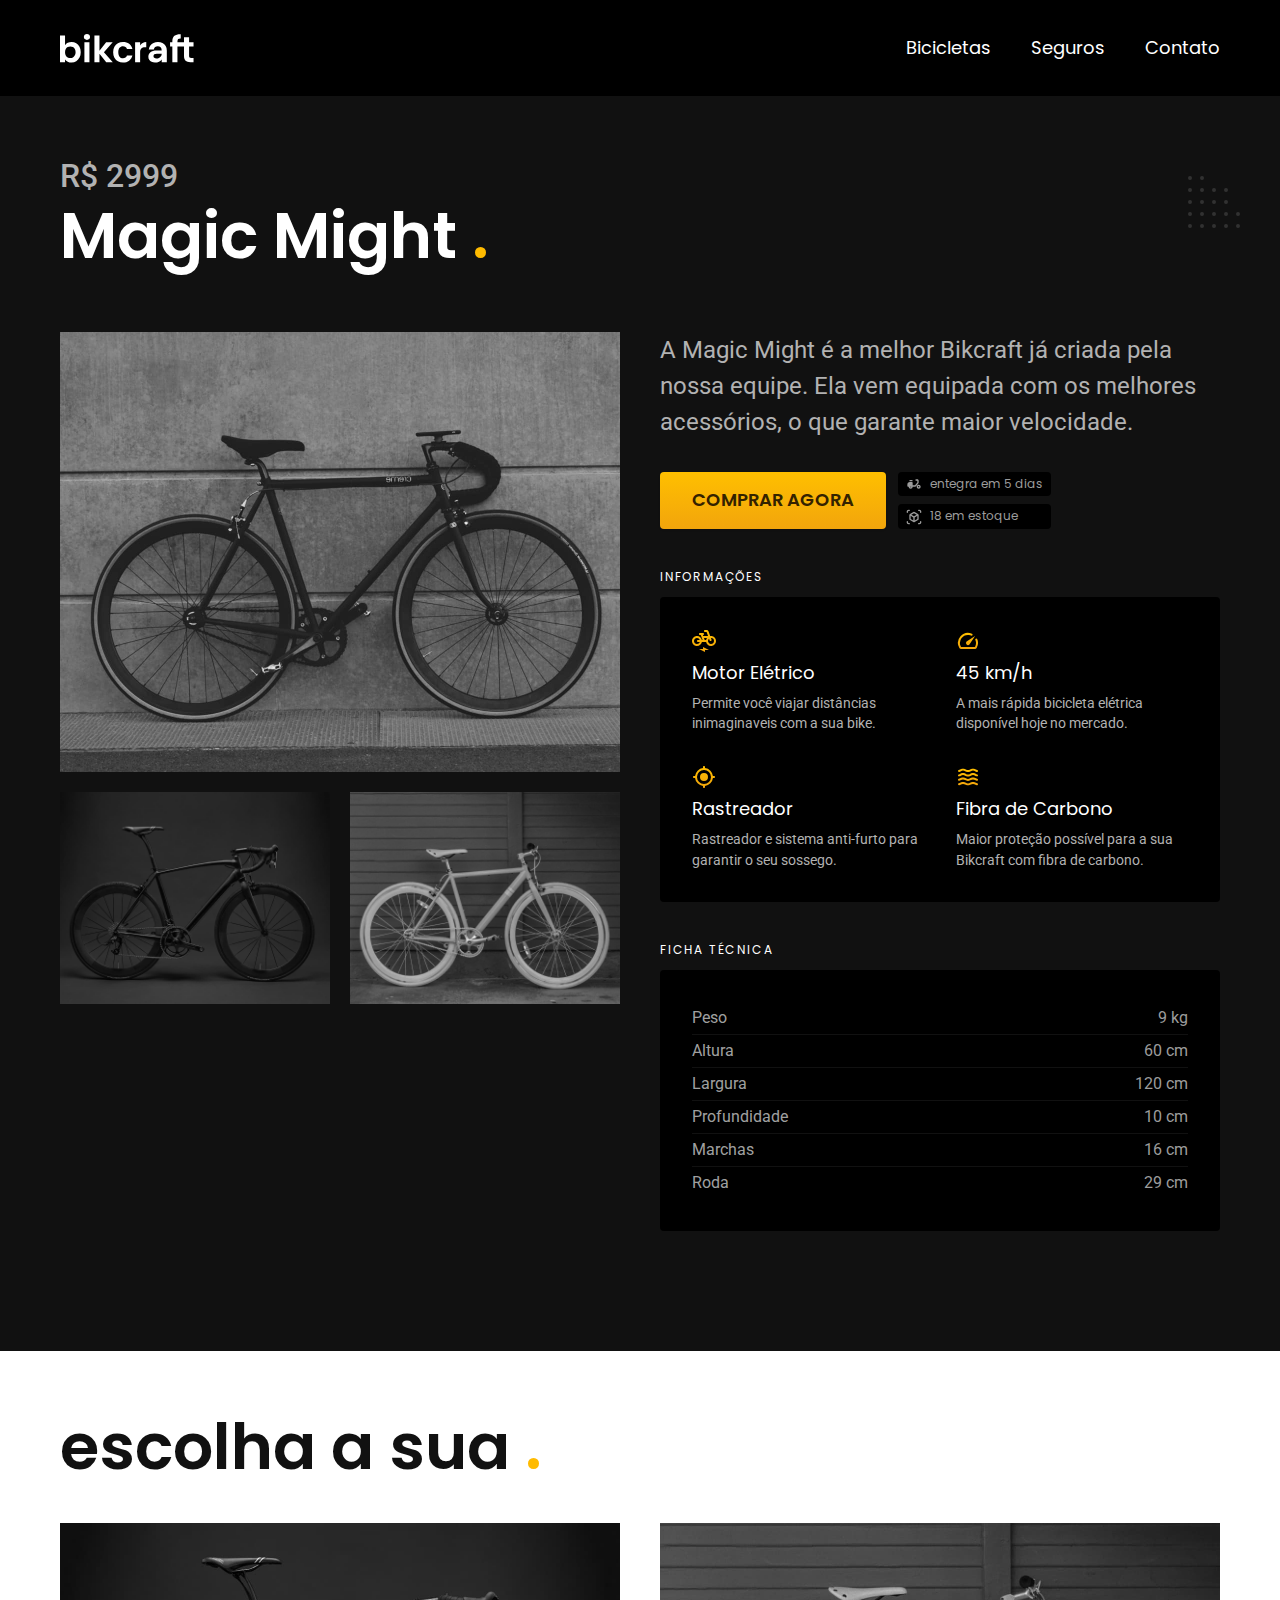
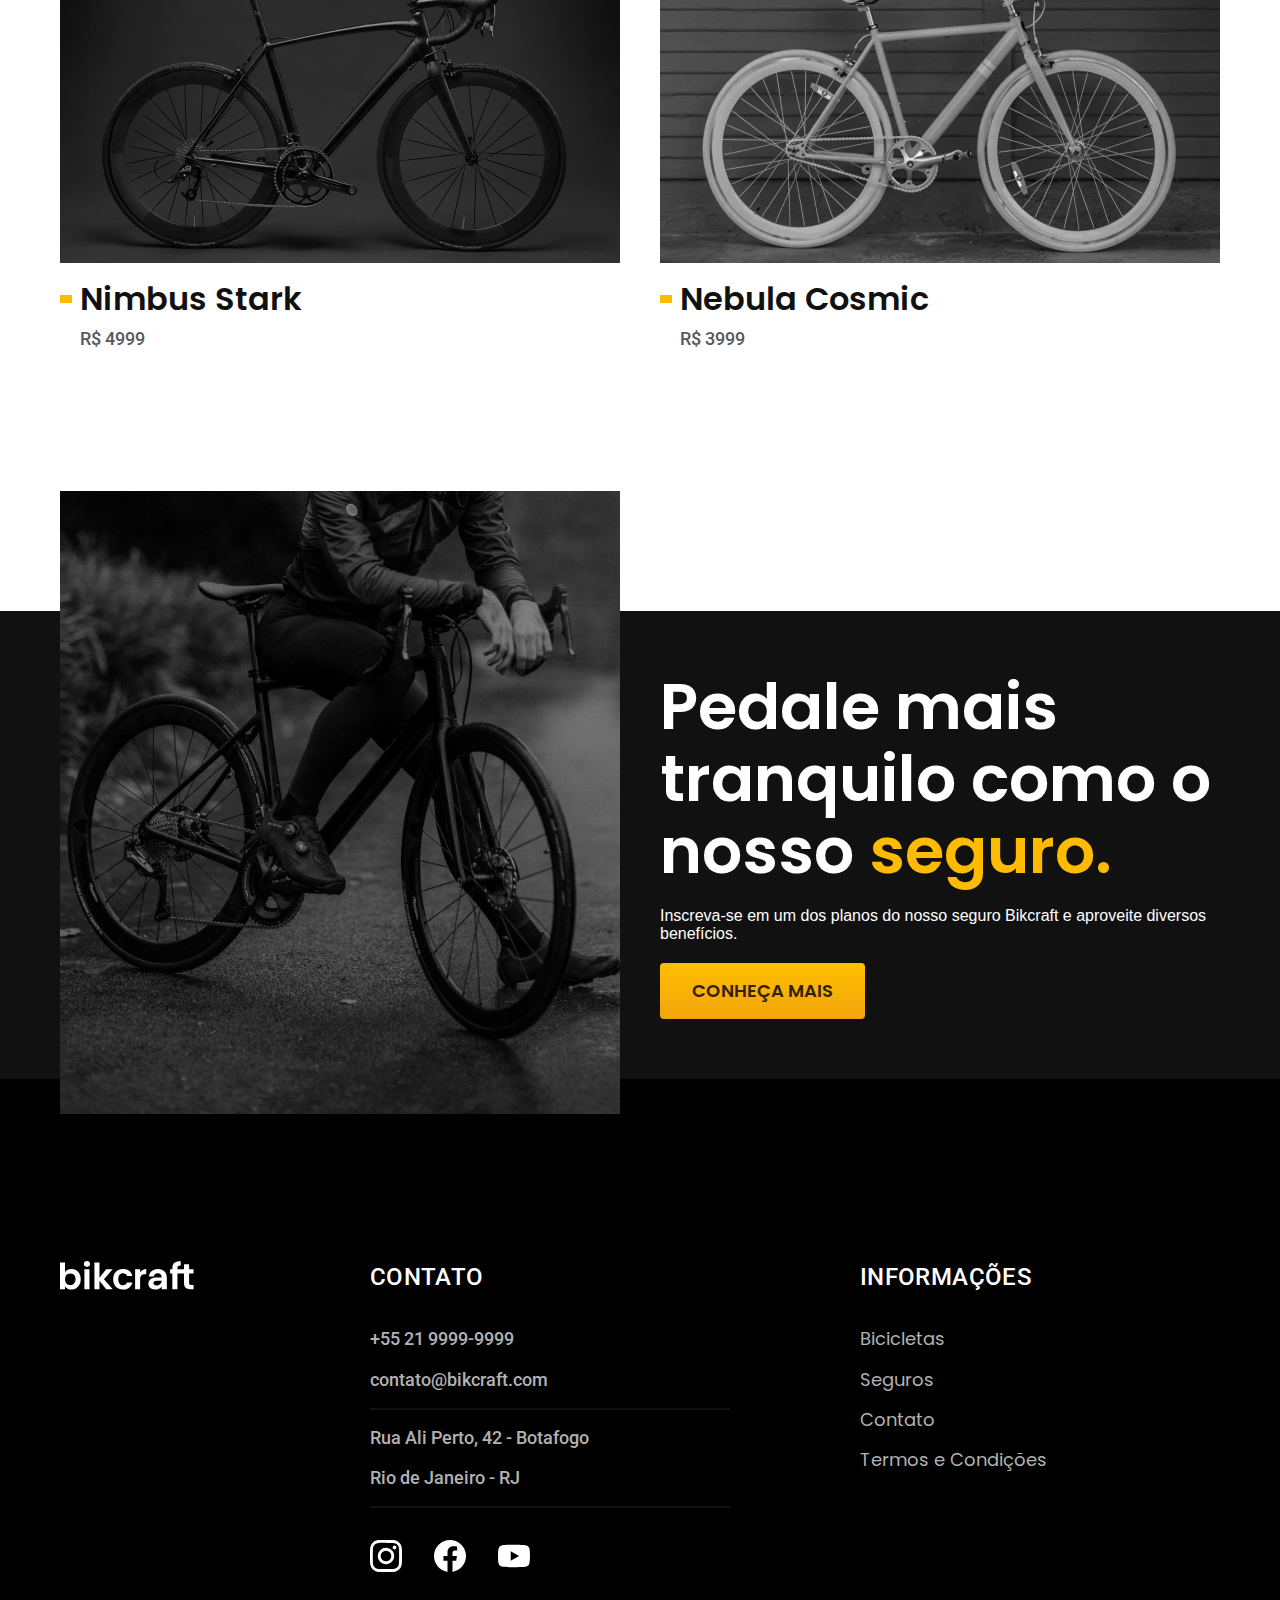
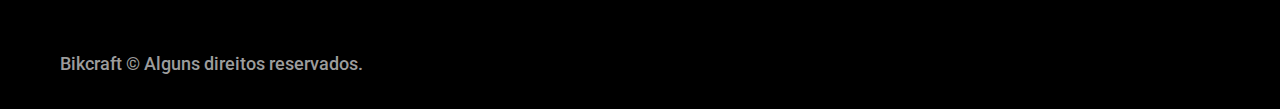
<file: bicicletas/magic.html>
<!DOCTYPE html>
<html lang="pt-BR">
  <head>
    <meta charset="UTF-8" />

    <link rel="preconnect" href="https://fonts.googleapis.com" />
    <link rel="preconnect" href="https://fonts.gstatic.com" crossorigin />
    <link
      href="https://fonts.googleapis.com/css2?family=Merriweather:ital,wght@1,900&family=Poppins:wght@400;600&family=Roboto:wght@400;500&display=swap"
      rel="stylesheet"
    />

    <meta http-equiv="X-UA-Compatible" content="IE=edge" />
    <meta name="viewport" content="width=device-width, initial-scale=1.0" />
    <meta
      name="description"
      content="Bicicletas elétricas de alta precisão e qualidade, feitas sob medida para o cliente. Explore o mundo na sua velocidade com a Bikcraft"
    />

    <title>Magic | Bikcraft</title>

    <link rel="icon" href="../favicon.svg" type="image/x-icon" />
    <link rel="stylesheet" href="../css/style.css" />
    <script>
      document.documentElement.classList.add("js");
    </script>
  </head>
  <body id="bicicleta">
    <header class="header-bg">
      <div class="header container">
        <a href="../">
          <img src="../assets/bikcraft.svg" alt="Bikcraft" />
        </a>

        <nav aria-label="primaria">
          <ul class="header-menu font-1-m cor-0">
            <li><a href="../bicicletas.html">Bicicletas</a></li>
            <li><a href="../seguros.html">Seguros</a></li>
            <li><a href="../contato.html">Contato</a></li>
          </ul>
        </nav>
      </div>
    </header>

    <main class="titulo-bg">
      <div>
        <div class="titulo container">
          <p class="font-2-xl cor-5">R$ 2999</p>
          <h1 class="font-1-xxl cor-0">
            Magic Might <span class="cor-p1">.</span>
          </h1>
        </div>
      </div>

      <div class="bicicleta container">
        <div class="bicicleta-img">
          <img src="../assets/bicicleta/nimbus2.jpg" alt="Bicicleta 1" />
          <img src="../assets/bicicleta/nimbus1.jpg" alt="Bicicleta 2" />
          <img src="../assets/bicicleta/nimbus3.jpg" alt="Bicicleta 3" />
        </div>

        <div class="bicicleta-conteudo">
          <p class="font-2-l cor-5">
            A Magic Might é a melhor Bikcraft já criada pela nossa equipe. Ela
            vem equipada com os melhores acessórios, o que garante maior
            velocidade.
          </p>

          <div class="bicicleta-comprar">
            <a
              class="botao"
              href="../orcamento.html?tipo=bikcraft&produto=magic"
              >Comprar agora</a
            >
            <span class="font-1-xs cor-6">
              <img src="../assets/icones/entrega.svg" alt="" /> entegra em 5
              dias</span
            >

            <span class="font-1-xs cor-6">
              <img src="../assets/icones/estoque.svg" alt="" /> 18 em
              estoque</span
            >
          </div>

          <h2 class="font-1-xs cor-0">Informações</h2>
          <ul class="bicicleta-informacao">
            <li>
              <img src="../assets/icones/eletrica.svg" alt="" />
              <h3 class="font-1-m cor-0">Motor Elétrico</h3>
              <p class="font-2-xs cor-5">
                Permite você viajar distâncias inimaginaveis com a sua bike.
              </p>
            </li>

            <li>
              <img src="../assets/icones/velocidade.svg" alt="" />
              <h3 class="font-1-m cor-0">45 km/h</h3>
              <p class="font-2-xs cor-5">
                A mais rápida bicicleta elétrica disponível hoje no mercado.
              </p>
            </li>

            <li>
              <img src="../assets/icones/rastreador.svg" alt="" />
              <h3 class="font-1-m cor-0">Rastreador</h3>
              <p class="font-2-xs cor-5">
                Rastreador e sistema anti-furto para garantir o seu sossego.
              </p>
            </li>

            <li>
              <img src="../assets/icones/carbono.svg" alt="" />
              <h3 class="font-1-m cor-0">Fibra de Carbono</h3>
              <p class="font-2-xs cor-5">
                Maior proteção possível para a sua Bikcraft com fibra de
                carbono.
              </p>
            </li>
          </ul>

          <h2 class="font-1-xs cor-0">Ficha Técnica</h2>
          <ul class="bicicleta-ficha font-2-s cor-4">
            <li>Peso <span>9 kg</span></li>
            <li>Altura <span>60 cm</span></li>
            <li>Largura <span>120 cm</span></li>
            <li>Profundidade <span>10 cm</span></li>
            <li>Marchas <span>16 cm</span></li>
            <li>Roda <span>29 cm</span></li>
          </ul>
        </div>
      </div>
    </main>

    <article class="bicicletas-listas container">
      <h2 class="container font-1-xxl">
        escolha a sua <span class="cor-p1">.</span>
      </h2>

      <ul>
        <li>
          <a href="./nimbus.html">
            <img src="../assets/bicicletas/nimbus.jpg" alt="Bicicleta preta" />
            <h3 class="font-1-xl">Nimbus Stark</h3>
            <span class="font-2-m cor-8">R$ 4999</span>
          </a>
        </li>

        <li>
          <a href="./nebula.html">
            <img src="../assets/bicicletas/nebula.jpg" alt="Bicicleta preta" />
            <h3 class="font-1-xl">Nebula Cosmic</h3>
            <span class="font-2-m cor-8">R$ 3999</span>
          </a>
        </li>
      </ul>
    </article>

    <article class="seguro-bg">
      <div class="seguro container">
        <div class="seguro-img">
          <img
            src="../assets/fotos/seguros.jpg"
            alt="Pessoa parada em cima de uma bicicleta"
          />
        </div>

        <div class="seguro-conteudo">
          <h2 class="font-1-xxl cor-0">
            Pedale mais tranquilo como o nosso
            <span class="cor-p1">seguro.</span>
          </h2>
          <p class="cor-0">
            Inscreva-se em um dos planos do nosso seguro Bikcraft e aproveite
            diversos benefícios.
          </p>

          <a class="botao" href="../seguros.html">Conheça Mais</a>
        </div>
      </div>
    </article>

    <footer class="footer-bg">
      <div class="footer container">
        <img
          src="../assets/bikcraft.svg"
          width="136"
          height="32"
          alt="Bikcraft"
        />

        <div class="footer-contato">
          <h3 class="font-2-l-b cor-0">Contato</h3>
          <ul class="font-2-m cor-5">
            <li><a href="tel:+53599999999">+55 21 9999-9999</a></li>
            <li>
              <a href="mailto:contato@bikcraft.com">contato@bikcraft.com</a>
            </li>
            <li>Rua Ali Perto, 42 - Botafogo</li>
            <li>Rio de Janeiro - RJ</li>
          </ul>

          <div class="footer-redes">
            <a href="#">
              <img
                src="../assets/redes/instagram.svg"
                width="32"
                height="32"
                alt="Instagram"
              />
            </a>

            <a href="#">
              <img
                src="../assets/redes/facebook.svg"
                width="32"
                height="32"
                alt="Facebook"
              />
            </a>

            <a href="#">
              <img
                src="../assets/redes/youtube.svg"
                width="32"
                height="32"
                alt="Youtube"
              />
            </a>
          </div>
        </div>

        <div class="footer-informacoes">
          <h3 class="font-2-l-b cor-0">Informações</h3>
          <nav>
            <ul class="font-1-m cor-5">
              <li><a href="./bicicletas.html">Bicicletas</a></li>
              <li><a href="./seguros.html">Seguros</a></li>
              <li><a href="./contato.html">Contato</a></li>
              <li><a href="./termos.html">Termos e Condições</a></li>
            </ul>
          </nav>
        </div>

        <p class="footer-copy font-2-m cor-6">
          Bikcraft © Alguns direitos reservados.
        </p>
      </div>
    </footer>
    <script src="../js/script.js"></script>
  </body>
</html>
</file>
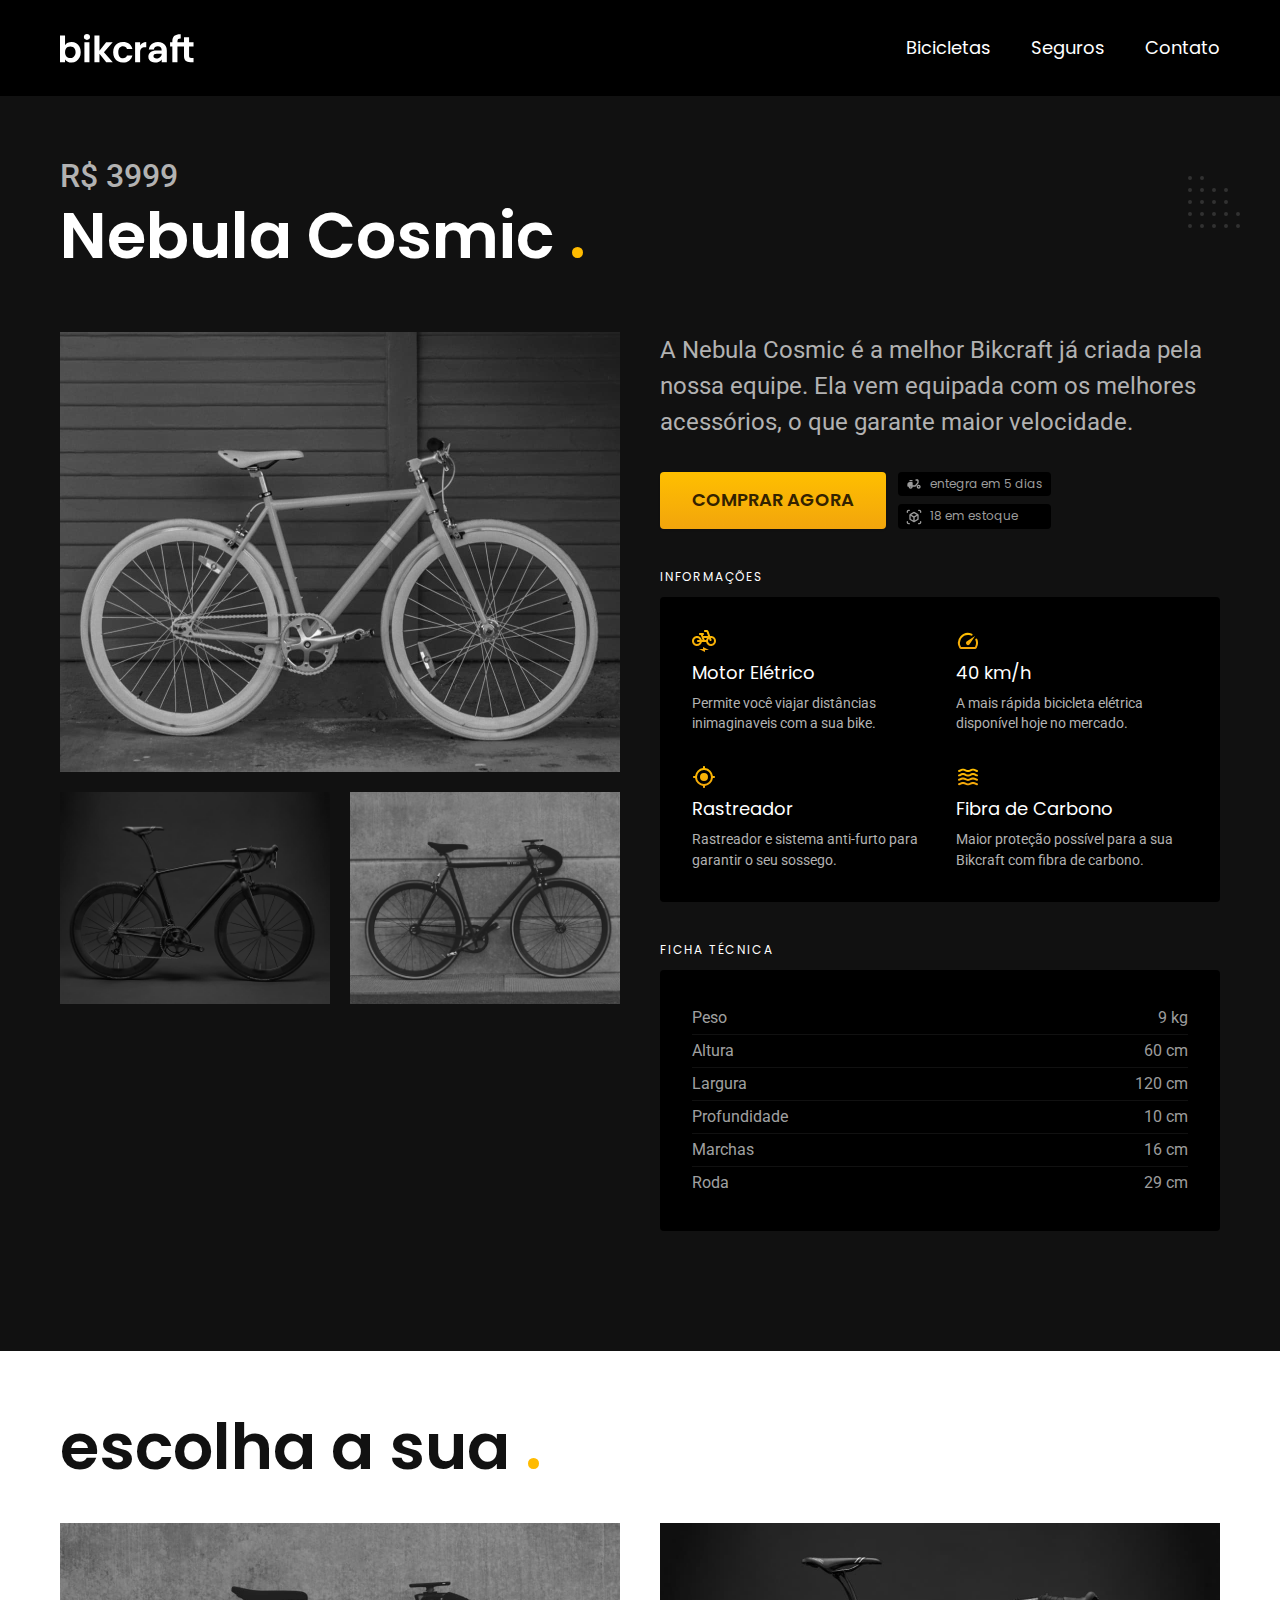
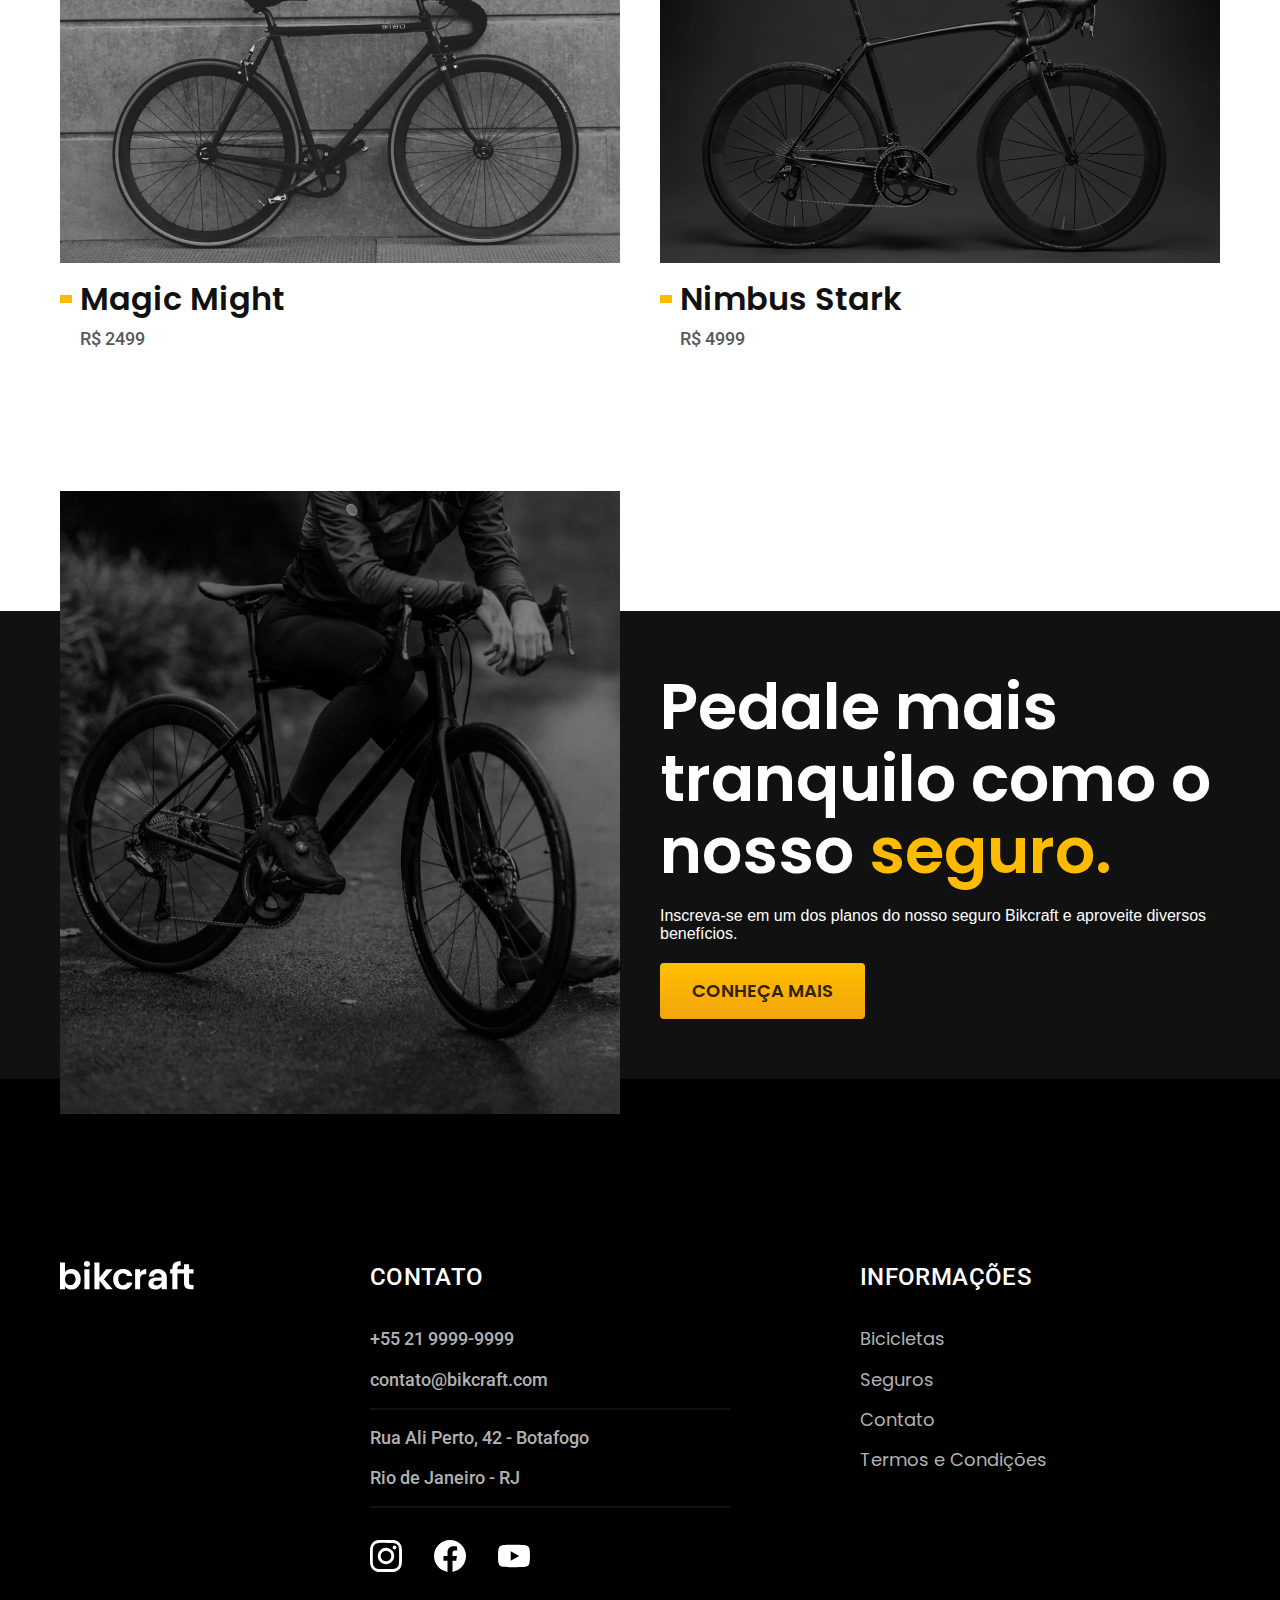
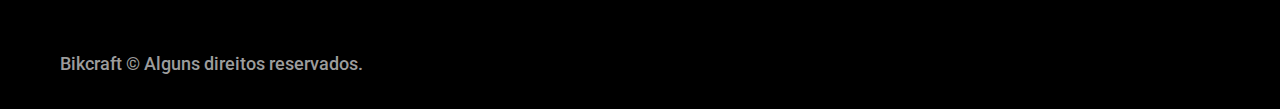
<file: bicicletas/nebula.html>
<!DOCTYPE html>
<html lang="pt-BR">
  <head>
    <meta charset="UTF-8" />

    <link rel="preconnect" href="https://fonts.googleapis.com" />
    <link rel="preconnect" href="https://fonts.gstatic.com" crossorigin />
    <link
      href="https://fonts.googleapis.com/css2?family=Merriweather:ital,wght@1,900&family=Poppins:wght@400;600&family=Roboto:wght@400;500&display=swap"
      rel="stylesheet"
    />

    <meta http-equiv="X-UA-Compatible" content="IE=edge" />
    <meta name="viewport" content="width=device-width, initial-scale=1.0" />
    <meta
      name="description"
      content="Bicicletas elétricas de alta precisão e qualidade, feitas sob medida para o cliente. Explore o mundo na sua velocidade com a Bikcraft"
    />

    <title>Nebula | Bikcraft</title>

    <link rel="icon" href="../favicon.svg" type="image/x-icon" />
    <link rel="stylesheet" href="../css/style.css" />
    <script>
      document.documentElement.classList.add("js");
    </script>
  </head>
  <body id="bicicleta">
    <header class="header-bg">
      <div class="header container">
        <a href="../">
          <img src="../assets/bikcraft.svg" alt="Bikcraft" />
        </a>

        <nav aria-label="primaria">
          <ul class="header-menu font-1-m cor-0">
            <li><a href="../bicicletas.html">Bicicletas</a></li>
            <li><a href="../seguros.html">Seguros</a></li>
            <li><a href="../contato.html">Contato</a></li>
          </ul>
        </nav>
      </div>
    </header>

    <main class="titulo-bg">
      <div>
        <div class="titulo container">
          <p class="font-2-xl cor-5">R$ 3999</p>
          <h1 class="font-1-xxl cor-0">
            Nebula Cosmic <span class="cor-p1">.</span>
          </h1>
        </div>
      </div>

      <div class="bicicleta container">
        <div class="bicicleta-img">
          <img src="../assets/bicicleta/nimbus3.jpg" alt="Bicicleta 1" />
          <img src="../assets/bicicleta/nimbus1.jpg" alt="Bicicleta 2" />
          <img src="../assets/bicicleta/nimbus2.jpg" alt="Bicicleta 3" />
        </div>

        <div class="bicicleta-conteudo">
          <p class="font-2-l cor-5">
            A Nebula Cosmic é a melhor Bikcraft já criada pela nossa equipe. Ela
            vem equipada com os melhores acessórios, o que garante maior
            velocidade.
          </p>

          <div class="bicicleta-comprar">
            <a
              class="botao"
              href="../orcamento.html?tipo=bikcraft&produto=nebula"
              >Comprar agora</a
            >
            <span class="font-1-xs cor-6">
              <img src="../assets/icones/entrega.svg" alt="" /> entegra em 5
              dias</span
            >

            <span class="font-1-xs cor-6">
              <img src="../assets/icones/estoque.svg" alt="" /> 18 em
              estoque</span
            >
          </div>

          <h2 class="font-1-xs cor-0">Informações</h2>
          <ul class="bicicleta-informacao">
            <li>
              <img src="../assets/icones/eletrica.svg" alt="" />
              <h3 class="font-1-m cor-0">Motor Elétrico</h3>
              <p class="font-2-xs cor-5">
                Permite você viajar distâncias inimaginaveis com a sua bike.
              </p>
            </li>

            <li>
              <img src="../assets/icones/velocidade.svg" alt="" />
              <h3 class="font-1-m cor-0">40 km/h</h3>
              <p class="font-2-xs cor-5">
                A mais rápida bicicleta elétrica disponível hoje no mercado.
              </p>
            </li>

            <li>
              <img src="../assets/icones/rastreador.svg" alt="" />
              <h3 class="font-1-m cor-0">Rastreador</h3>
              <p class="font-2-xs cor-5">
                Rastreador e sistema anti-furto para garantir o seu sossego.
              </p>
            </li>

            <li>
              <img src="../assets/icones/carbono.svg" alt="" />
              <h3 class="font-1-m cor-0">Fibra de Carbono</h3>
              <p class="font-2-xs cor-5">
                Maior proteção possível para a sua Bikcraft com fibra de
                carbono.
              </p>
            </li>
          </ul>

          <h2 class="font-1-xs cor-0">Ficha Técnica</h2>
          <ul class="bicicleta-ficha font-2-s cor-4">
            <li>Peso <span>9 kg</span></li>
            <li>Altura <span>60 cm</span></li>
            <li>Largura <span>120 cm</span></li>
            <li>Profundidade <span>10 cm</span></li>
            <li>Marchas <span>16 cm</span></li>
            <li>Roda <span>29 cm</span></li>
          </ul>
        </div>
      </div>
    </main>

    <article class="bicicletas-listas container">
      <h2 class="container font-1-xxl">
        escolha a sua <span class="cor-p1">.</span>
      </h2>

      <ul>
        <li>
          <a href="./magic.html">
            <img src="../assets/bicicletas/magic.jpg" alt="Bicicleta preta" />
            <h3 class="font-1-xl">Magic Might</h3>
            <span class="font-2-m cor-8">R$ 2499</span>
          </a>
        </li>

        <li>
          <a href="./nimbus.html">
            <img src="../assets/bicicletas/nimbus.jpg" alt="Bicicleta preta" />
            <h3 class="font-1-xl">Nimbus Stark</h3>
            <span class="font-2-m cor-8">R$ 4999</span>
          </a>
        </li>
      </ul>
    </article>

    <article class="seguro-bg">
      <div class="seguro container">
        <div class="seguro-img">
          <img
            src="../assets/fotos/seguros.jpg"
            alt="Pessoa parada em cima de uma bicicleta"
          />
        </div>

        <div class="seguro-conteudo">
          <h2 class="font-1-xxl cor-0">
            Pedale mais tranquilo como o nosso
            <span class="cor-p1">seguro.</span>
          </h2>
          <p class="cor-0">
            Inscreva-se em um dos planos do nosso seguro Bikcraft e aproveite
            diversos benefícios.
          </p>

          <a class="botao" href="../seguros.html">Conheça Mais</a>
        </div>
      </div>
    </article>

    <footer class="footer-bg">
      <div class="footer container">
        <img
          src="../assets/bikcraft.svg"
          width="136"
          height="32"
          alt="Bikcraft"
        />

        <div class="footer-contato">
          <h3 class="font-2-l-b cor-0">Contato</h3>
          <ul class="font-2-m cor-5">
            <li><a href="tel:+53599999999">+55 21 9999-9999</a></li>
            <li>
              <a href="mailto:contato@bikcraft.com">contato@bikcraft.com</a>
            </li>
            <li>Rua Ali Perto, 42 - Botafogo</li>
            <li>Rio de Janeiro - RJ</li>
          </ul>

          <div class="footer-redes">
            <a href="#">
              <img
                src="../assets/redes/instagram.svg"
                width="32"
                height="32"
                alt="Instagram"
              />
            </a>

            <a href="#">
              <img
                src="../assets/redes/facebook.svg"
                width="32"
                height="32"
                alt="Facebook"
              />
            </a>

            <a href="#">
              <img
                src="../assets/redes/youtube.svg"
                width="32"
                height="32"
                alt="Youtube"
              />
            </a>
          </div>
        </div>

        <div class="footer-informacoes">
          <h3 class="font-2-l-b cor-0">Informações</h3>
          <nav>
            <ul class="font-1-m cor-5">
              <li><a href="./bicicletas.html">Bicicletas</a></li>
              <li><a href="./seguros.html">Seguros</a></li>
              <li><a href="./contato.html">Contato</a></li>
              <li><a href="./termos.html">Termos e Condições</a></li>
            </ul>
          </nav>
        </div>

        <p class="footer-copy font-2-m cor-6">
          Bikcraft © Alguns direitos reservados.
        </p>
      </div>
    </footer>
    <script src="../js/script.js"></script>
  </body>
</html>
</file>
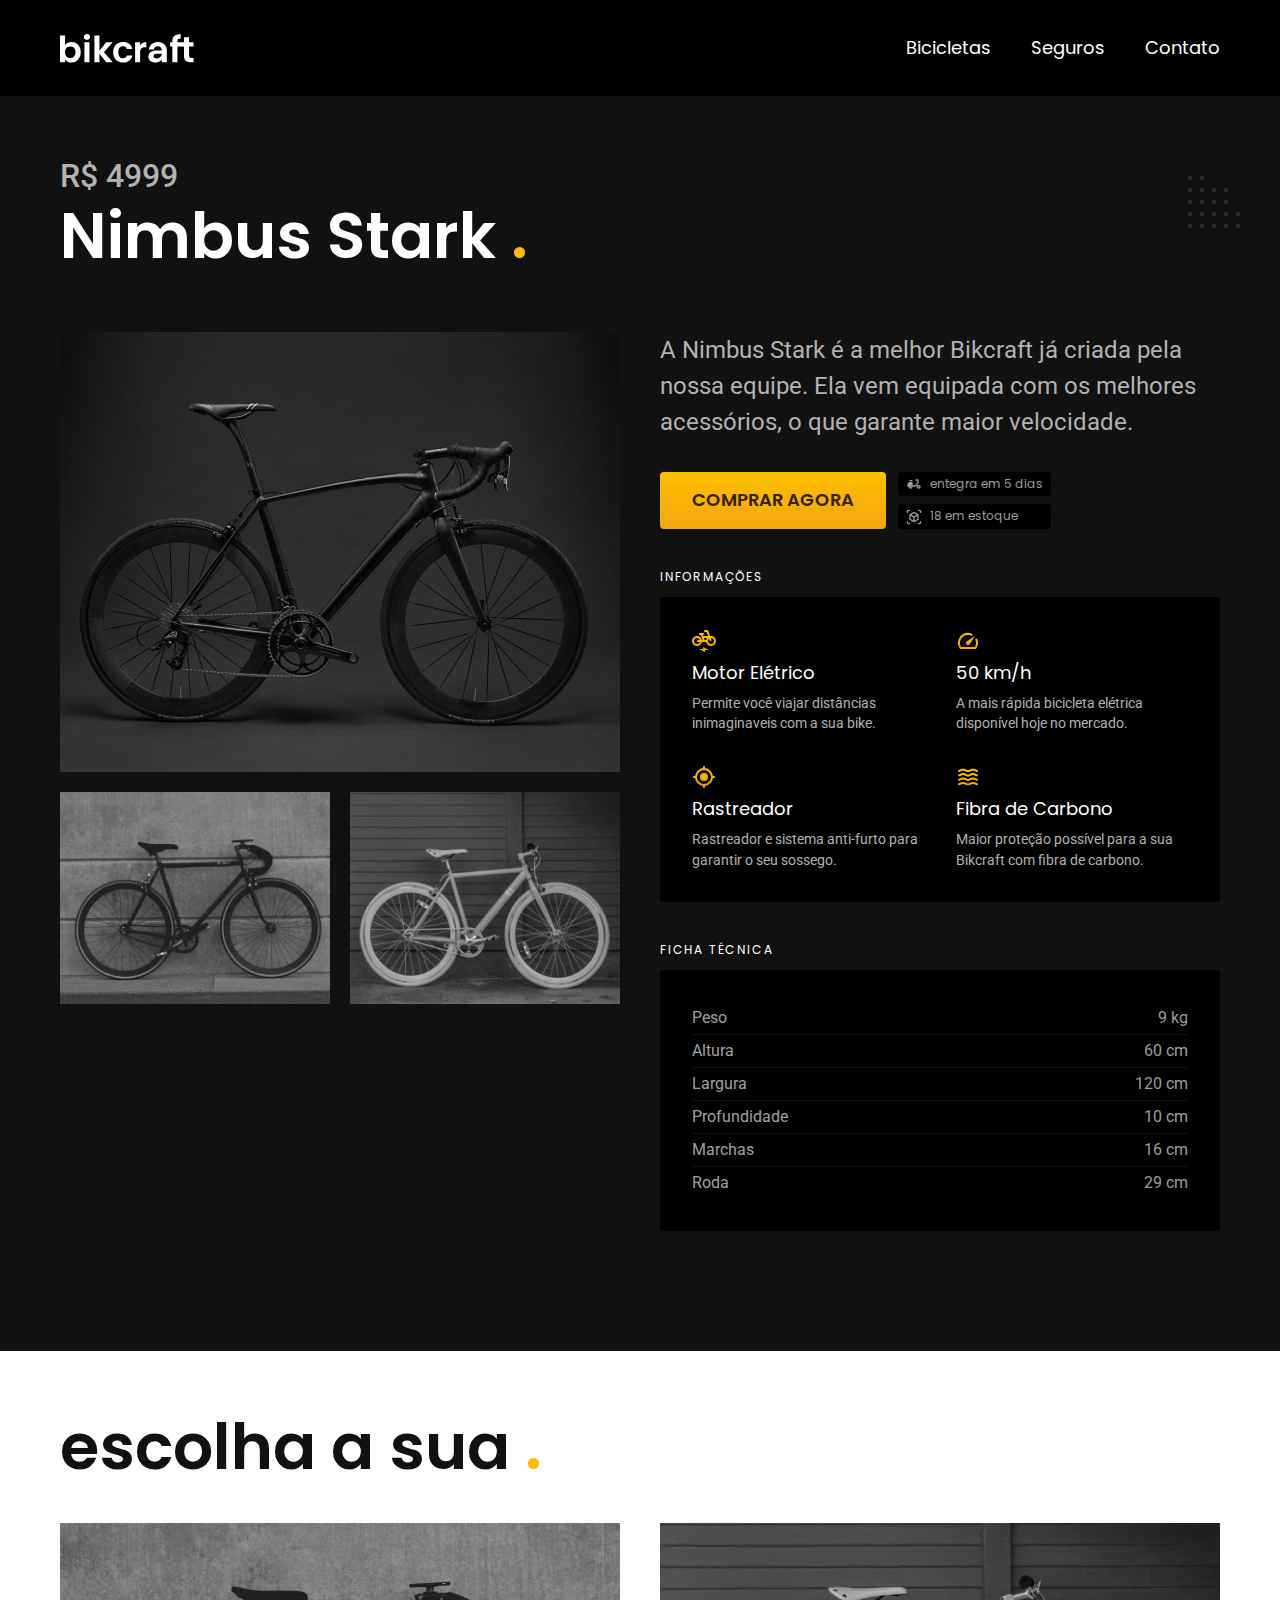
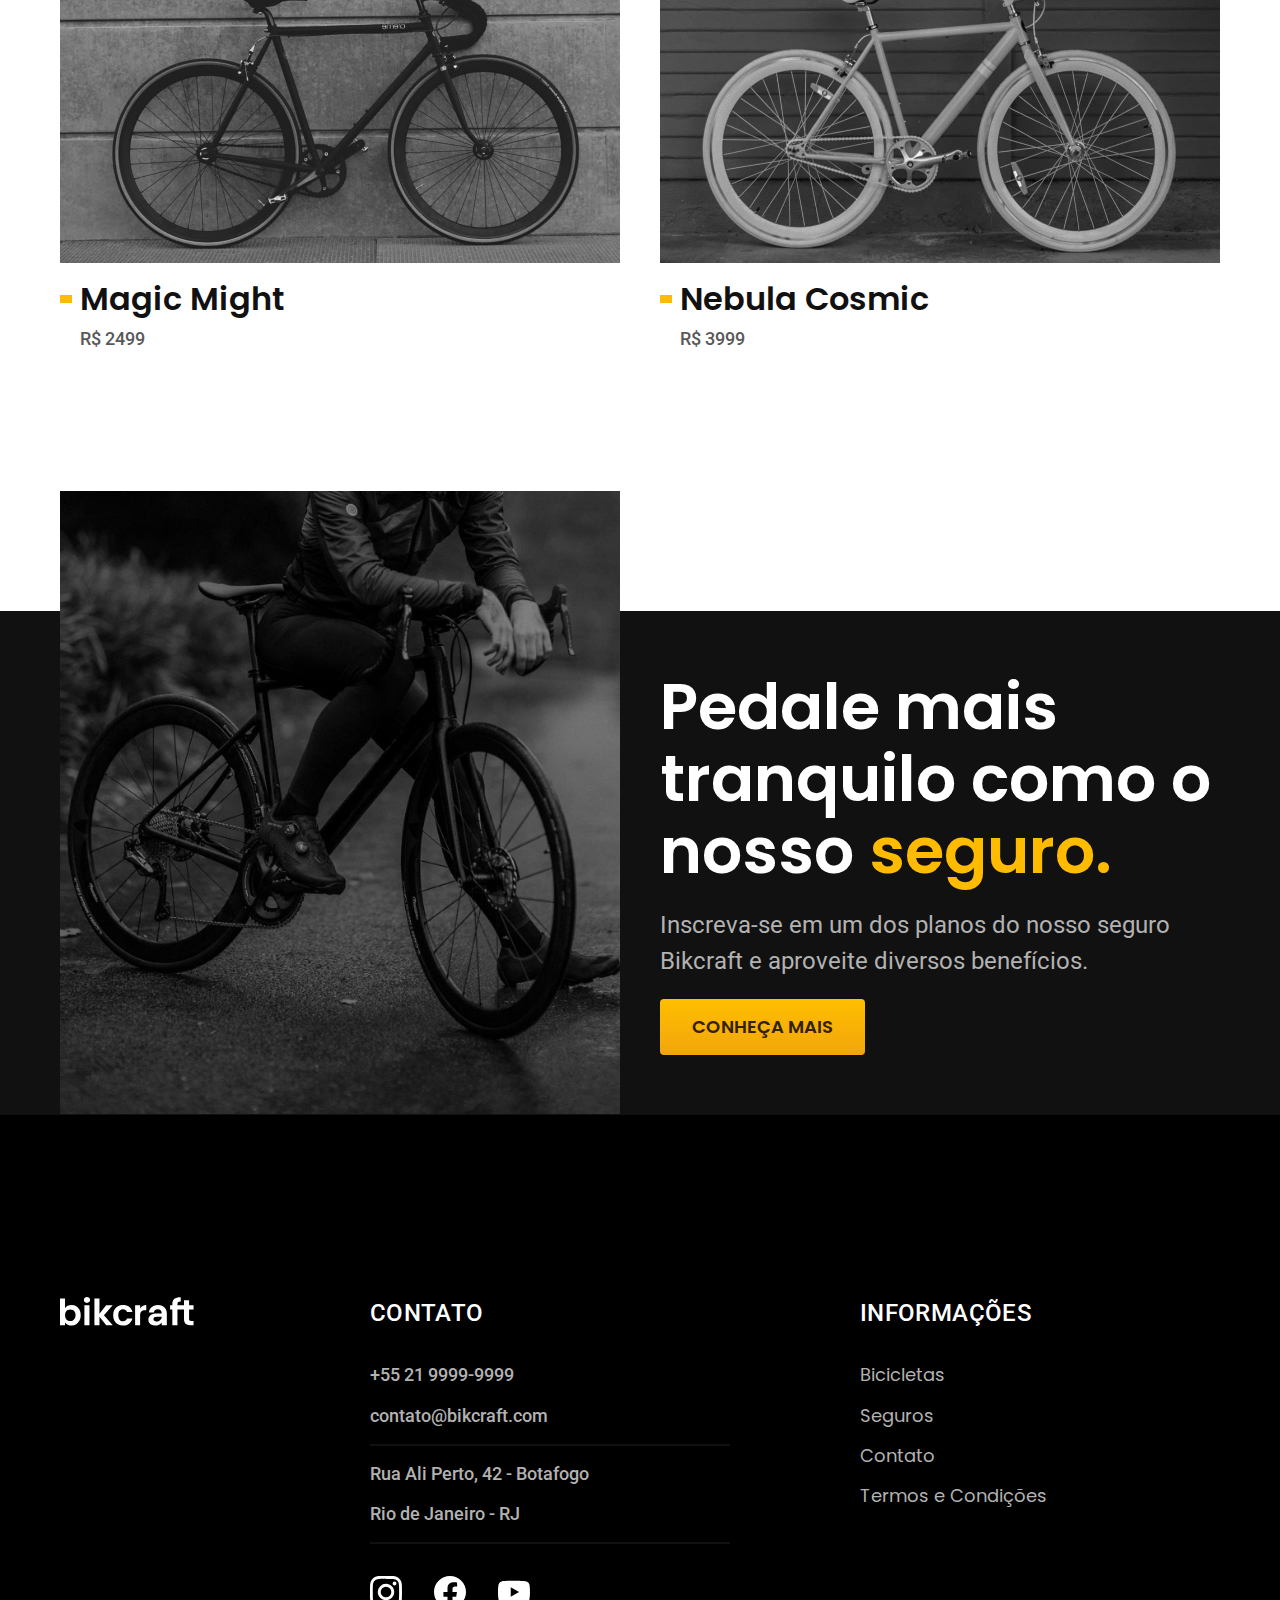
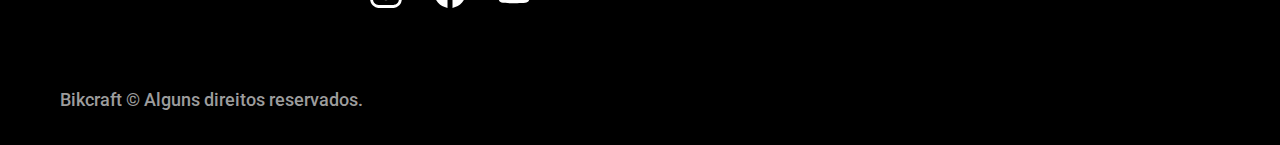
<file: bicicletas/nimbus.html>
<!DOCTYPE html>
<html lang="pt-BR">
  <head>
    <meta charset="UTF-8" />

    <link rel="preconnect" href="https://fonts.googleapis.com" />
    <link rel="preconnect" href="https://fonts.gstatic.com" crossorigin />
    <link
      href="https://fonts.googleapis.com/css2?family=Merriweather:ital,wght@1,900&family=Poppins:wght@400;600&family=Roboto:wght@400;500&display=swap"
      rel="stylesheet"
    />

    <meta http-equiv="X-UA-Compatible" content="IE=edge" />
    <meta name="viewport" content="width=device-width, initial-scale=1.0" />
    <meta
      name="description"
      content="Bicicletas elétricas de alta precisão e qualidade, feitas sob medida para o cliente. Explore o mundo na sua velocidade com a Bikcraft"
    />

    <title>Nimbus | Bikcraft</title>

    <link rel="icon" href="../favicon.svg" type="image/x-icon" />
    <link rel="stylesheet" href="../css/style.css" />
    <script>
      document.documentElement.classList.add("js");
    </script>
  </head>
  <body id="bicicleta">
    <header class="header-bg">
      <div class="header container">
        <a href="../">
          <img src="../assets/bikcraft.svg" alt="Bikcraft" />
        </a>

        <nav aria-label="primaria">
          <ul class="header-menu font-1-m cor-0">
            <li><a href="../bicicletas.html">Bicicletas</a></li>
            <li><a href="../seguros.html">Seguros</a></li>
            <li><a href="../contato.html">Contato</a></li>
          </ul>
        </nav>
      </div>
    </header>

    <main class="titulo-bg">
      <div>
        <div class="titulo container">
          <p class="font-2-xl cor-5">R$ 4999</p>
          <h1 class="font-1-xxl cor-0">
            Nimbus Stark <span class="cor-p1">.</span>
          </h1>
        </div>
      </div>

      <div class="bicicleta container">
        <div class="bicicleta-img">
          <img src="../assets/bicicleta/nimbus1.jpg" alt="Bicicleta 1" />
          <img src="../assets/bicicleta/nimbus2.jpg" alt="Bicicleta 2" />
          <img src="../assets/bicicleta/nimbus3.jpg" alt="Bicicleta 3" />
        </div>

        <div class="bicicleta-conteudo">
          <p class="font-2-l cor-5">
            A Nimbus Stark é a melhor Bikcraft já criada pela nossa equipe. Ela
            vem equipada com os melhores acessórios, o que garante maior
            velocidade.
          </p>

          <div class="bicicleta-comprar">
            <a
              class="botao"
              href="../orcamento.html?tipo=bikcraft&produto=nimbus"
              >Comprar agora</a
            >
            <span class="font-1-xs cor-6">
              <img src="../assets/icones/entrega.svg" alt="" /> entegra em 5
              dias</span
            >

            <span class="font-1-xs cor-6">
              <img src="../assets/icones/estoque.svg" alt="" /> 18 em
              estoque</span
            >
          </div>

          <h2 class="font-1-xs cor-0">Informações</h2>
          <ul class="bicicleta-informacao">
            <li>
              <img src="../assets/icones/eletrica.svg" alt="" />
              <h3 class="font-1-m cor-0">Motor Elétrico</h3>
              <p class="font-2-xs cor-5">
                Permite você viajar distâncias inimaginaveis com a sua bike.
              </p>
            </li>

            <li>
              <img src="../assets/icones/velocidade.svg" alt="" />
              <h3 class="font-1-m cor-0">50 km/h</h3>
              <p class="font-2-xs cor-5">
                A mais rápida bicicleta elétrica disponível hoje no mercado.
              </p>
            </li>

            <li>
              <img src="../assets/icones/rastreador.svg" alt="" />
              <h3 class="font-1-m cor-0">Rastreador</h3>
              <p class="font-2-xs cor-5">
                Rastreador e sistema anti-furto para garantir o seu sossego.
              </p>
            </li>

            <li>
              <img src="../assets/icones/carbono.svg" alt="" />
              <h3 class="font-1-m cor-0">Fibra de Carbono</h3>
              <p class="font-2-xs cor-5">
                Maior proteção possível para a sua Bikcraft com fibra de
                carbono.
              </p>
            </li>
          </ul>

          <h2 class="font-1-xs cor-0">Ficha Técnica</h2>
          <ul class="bicicleta-ficha font-2-s cor-4">
            <li>Peso <span>9 kg</span></li>
            <li>Altura <span>60 cm</span></li>
            <li>Largura <span>120 cm</span></li>
            <li>Profundidade <span>10 cm</span></li>
            <li>Marchas <span>16 cm</span></li>
            <li>Roda <span>29 cm</span></li>
          </ul>
        </div>
      </div>
    </main>

    <article class="bicicletas-listas container">
      <h2 class="container font-1-xxl">
        escolha a sua <span class="cor-p1">.</span>
      </h2>

      <ul>
        <li>
          <a href="./magic.html">
            <img src="../assets/bicicletas/magic.jpg" alt="Bicicleta preta" />
            <h3 class="font-1-xl">Magic Might</h3>
            <span class="font-2-m cor-8">R$ 2499</span>
          </a>
        </li>

        <li>
          <a href="./nebula.html">
            <img src="../assets/bicicletas/nebula.jpg" alt="Bicicleta preta" />
            <h3 class="font-1-xl">Nebula Cosmic</h3>
            <span class="font-2-m cor-8">R$ 3999</span>
          </a>
        </li>
      </ul>
    </article>

    <article class="seguro-bg">
      <div class="seguro container">
        <div class="seguro-img">
          <img
            src="../assets/fotos/seguros.jpg"
            alt="Pessoa parada em cima de uma bicicleta"
          />
        </div>

        <div class="seguro-conteudo">
          <h2 class="font-1-xxl cor-0">
            Pedale mais tranquilo como o nosso
            <span class="cor-p1">seguro.</span>
          </h2>
          <p class="font-2-l cor-5">
            Inscreva-se em um dos planos do nosso seguro Bikcraft e aproveite
            diversos benefícios.
          </p>

          <a class="botao" href="../seguros.html">Conheça Mais</a>
        </div>
      </div>
    </article>

    <footer class="footer-bg">
      <div class="footer container">
        <img
          src="../assets/bikcraft.svg"
          width="136"
          height="32"
          alt="Bikcraft"
        />

        <div class="footer-contato">
          <h3 class="font-2-l-b cor-0">Contato</h3>
          <ul class="font-2-m cor-5">
            <li><a href="tel:+53599999999">+55 21 9999-9999</a></li>
            <li>
              <a href="mailto:contato@bikcraft.com">contato@bikcraft.com</a>
            </li>
            <li>Rua Ali Perto, 42 - Botafogo</li>
            <li>Rio de Janeiro - RJ</li>
          </ul>

          <div class="footer-redes">
            <a href="#">
              <img
                src="../assets/redes/instagram.svg"
                width="32"
                height="32"
                alt="Instagram"
              />
            </a>

            <a href="#">
              <img
                src="../assets/redes/facebook.svg"
                width="32"
                height="32"
                alt="Facebook"
              />
            </a>

            <a href="#">
              <img
                src="../assets/redes/youtube.svg"
                width="32"
                height="32"
                alt="Youtube"
              />
            </a>
          </div>
        </div>

        <div class="footer-informacoes">
          <h3 class="font-2-l-b cor-0">Informações</h3>
          <nav>
            <ul class="font-1-m cor-5">
              <li><a href="./bicicletas.html">Bicicletas</a></li>
              <li><a href="./seguros.html">Seguros</a></li>
              <li><a href="./contato.html">Contato</a></li>
              <li><a href="./termos.html">Termos e Condições</a></li>
            </ul>
          </nav>
        </div>

        <p class="footer-copy font-2-m cor-6">
          Bikcraft © Alguns direitos reservados.
        </p>
      </div>
    </footer>
    <script src="../js/script.js"></script>
  </body>
</html>
</file>
<file: css/style.css>
@import "./global/global.css";
@import "./utilidades/tipografia.css";
@import "./utilidades/cores.css";
@import "./utilidades/animacao.css";

@import "./global/header.css";
@import "./global/footer.css";

/* Utilidades */
@import "./utilidades/componentes.css";
@import "./utilidades/formulario.css";

/* Home */
@import "./home/introducao.css";
@import "./home/tecnologias.css";
@import "./home/parceiros.css";
@import "./home/depoimento.css";

/* Bicicletas */
@import "./bicicletas/bicicletas-listas.css";
@import "./bicicletas/bicicletas.css";

/* Bicicleta */
@import "./bicicleta/bicicleta.css";
@import "./bicicleta/seguro.css";

/* Seguros */
@import "./seguros/seguros.css";
@import "./seguros/vantagens.css";
@import "./seguros/perguntas.css";

/* contato */
@import "./contato/contato.css";
@import "./contato/lojas.css";

/* Orçamento */
@import "./orcamento/orcamento.css";

/* Termos */
@import "./termos/termos.css";
</file>
